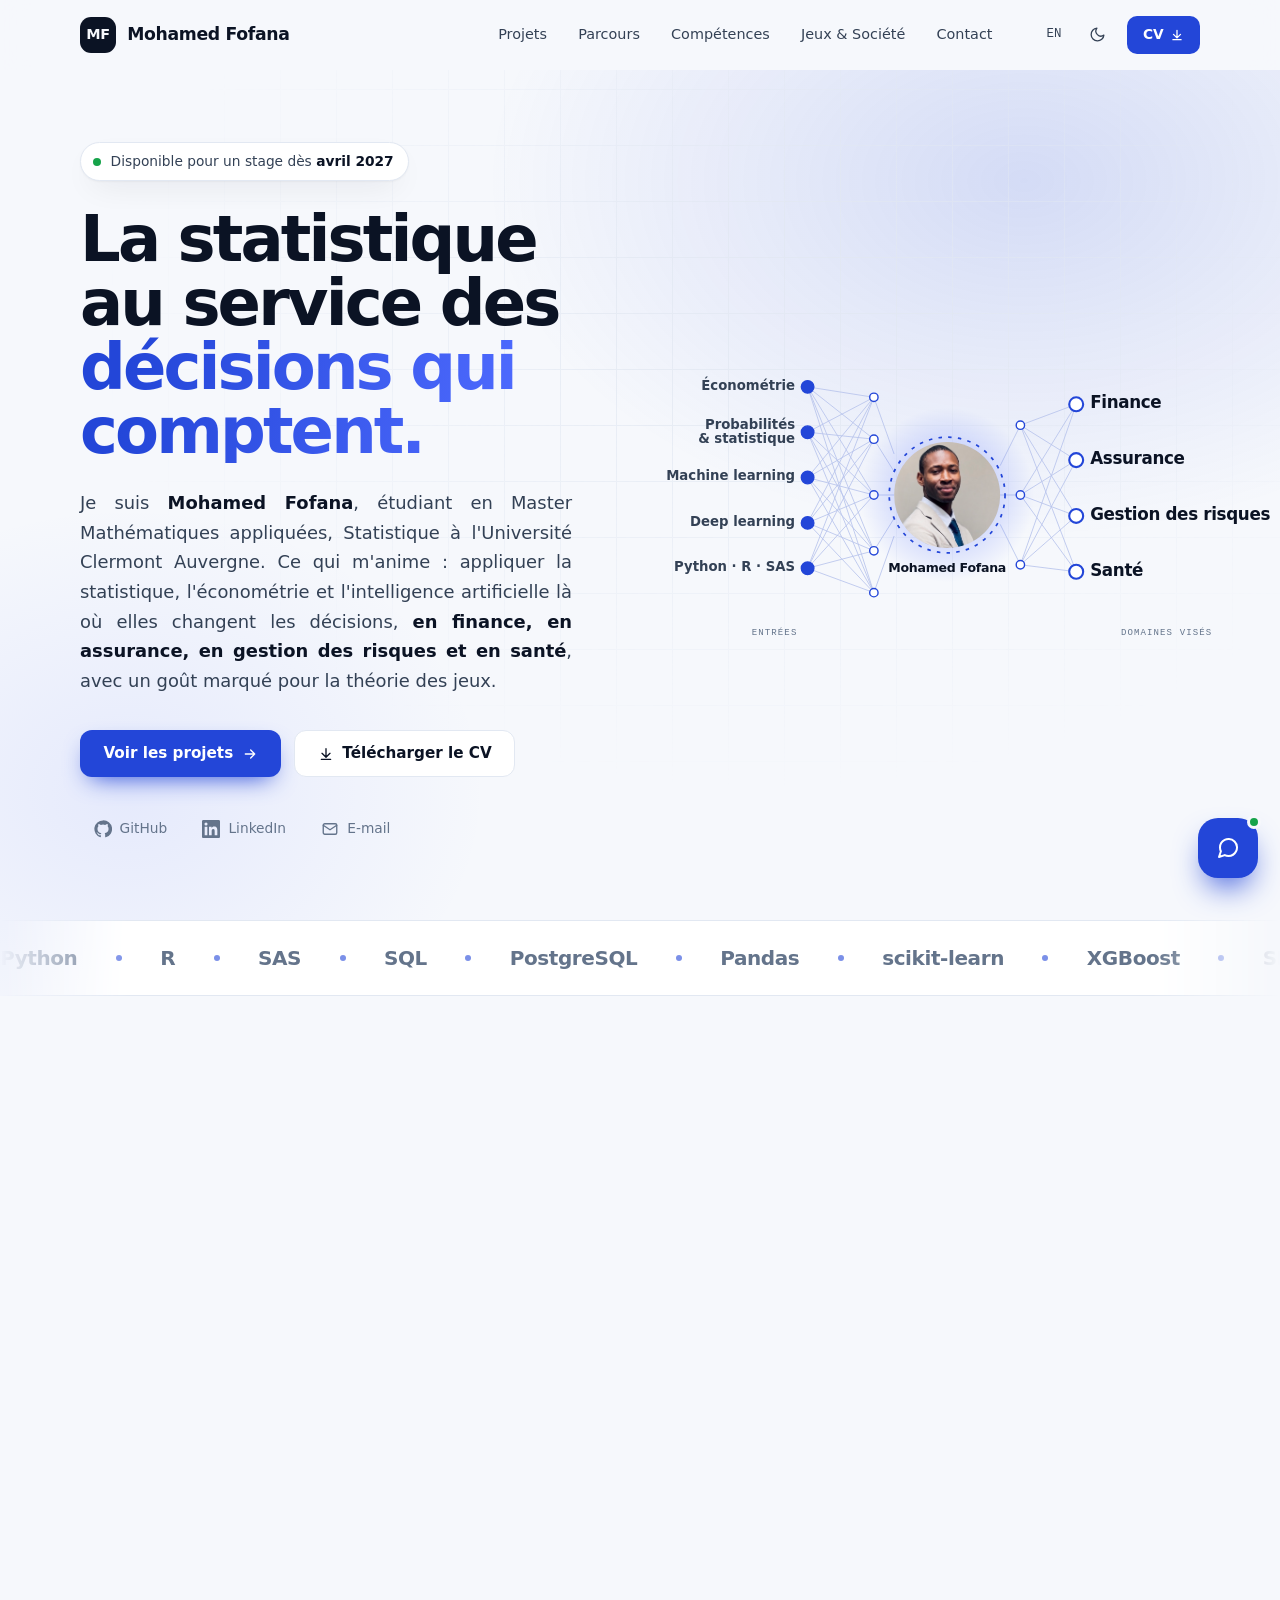
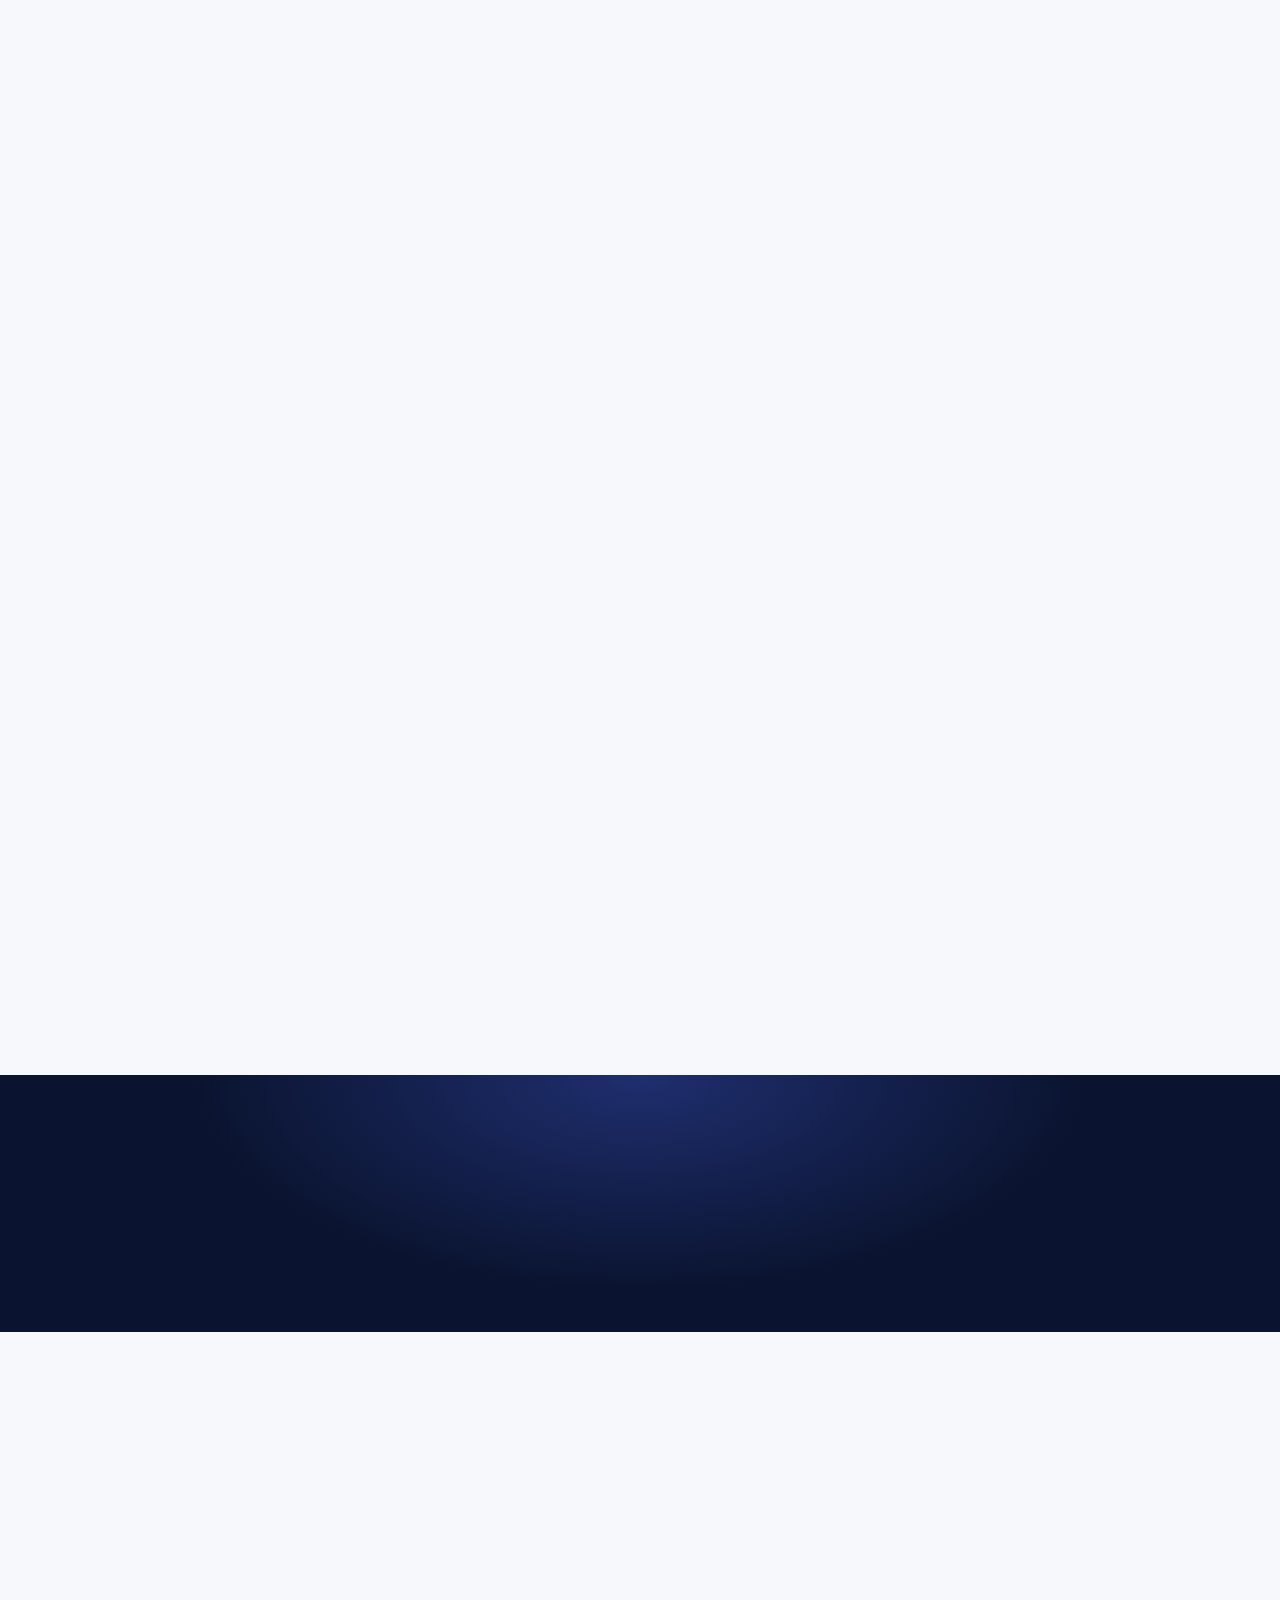
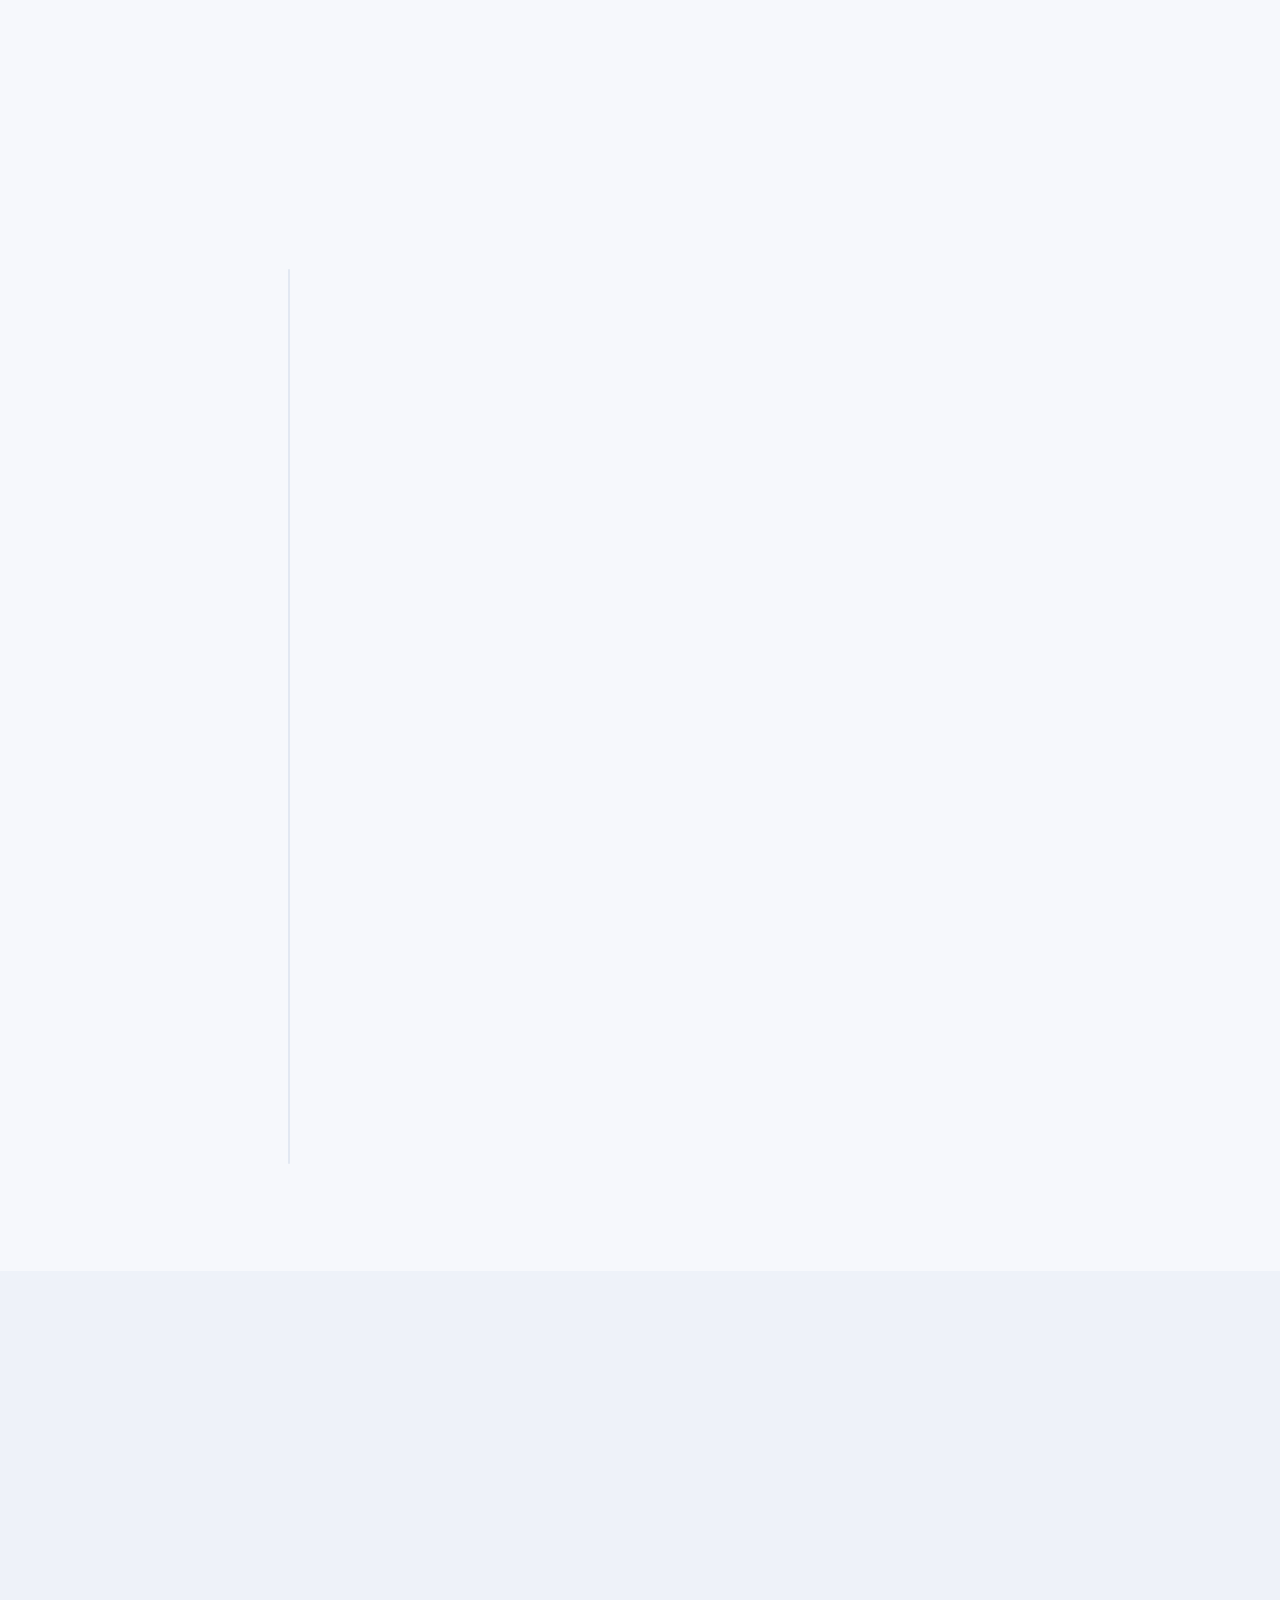
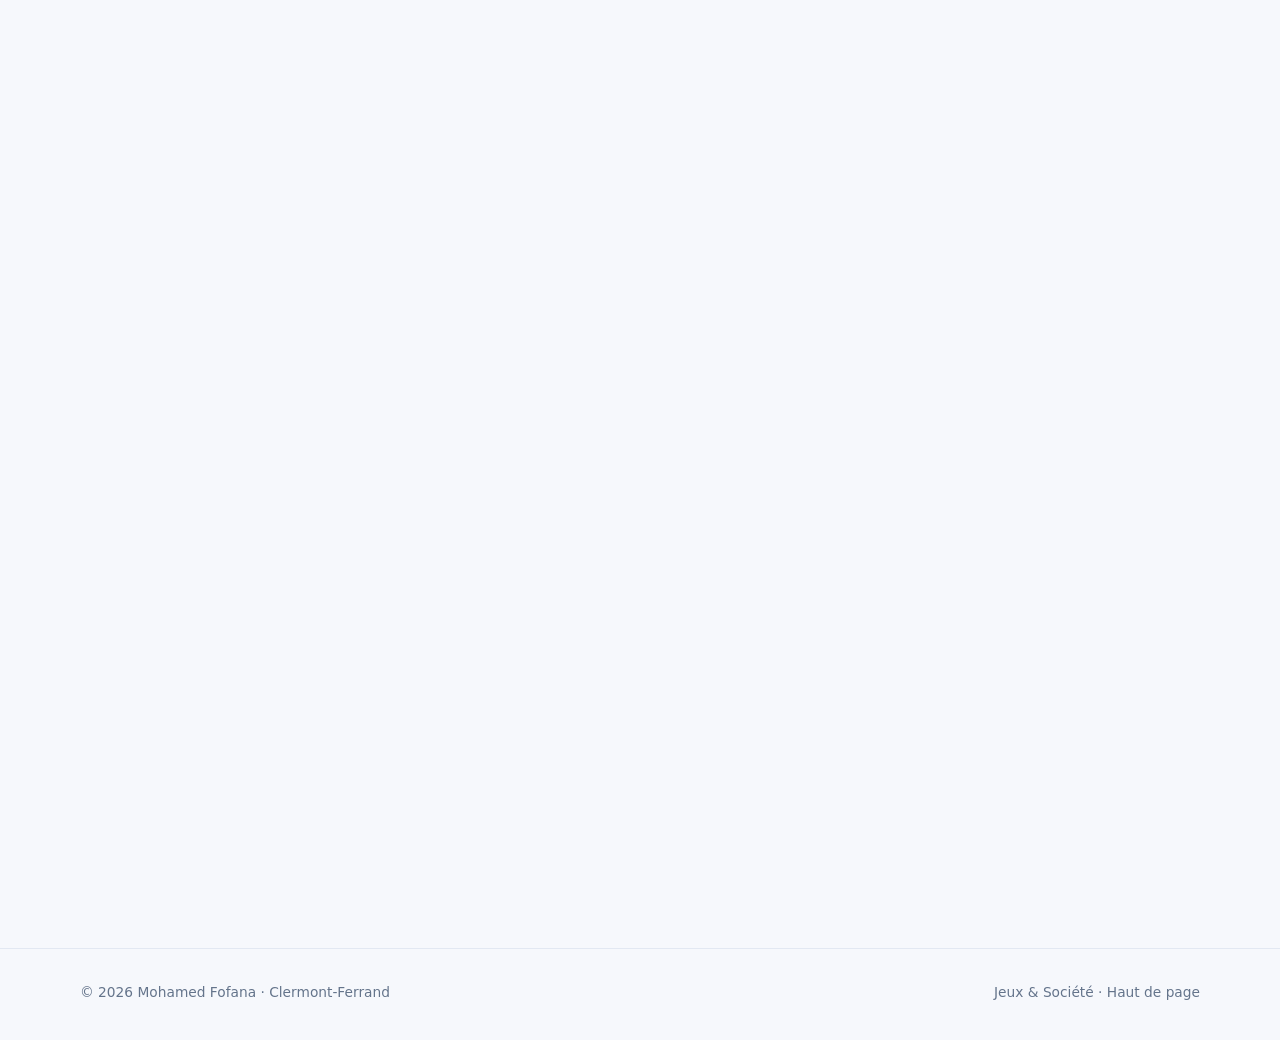
<file: index.html>
<!DOCTYPE html>
<html lang="fr">
<head>
  <meta charset="UTF-8" />
  <meta name="viewport" content="width=device-width, initial-scale=1" />

  <!-- Sécurité : GitHub Pages n'envoie pas d'en-têtes personnalisés, la politique est donc déclarée ici.
       Aucun script ni style en ligne : tout vient de fichiers du site (sauf les polices Google). -->
  <meta http-equiv="Content-Security-Policy" content="default-src 'self'; script-src 'self'; style-src 'self' https://fonts.googleapis.com; font-src https://fonts.gstatic.com; img-src 'self' data:; connect-src 'self' https://adia-backend.vercel.app https://credit-risk-app-c8ye.onrender.com; media-src 'none'; frame-src 'none'; worker-src 'none'; object-src 'none'; base-uri 'self'; form-action 'self'; upgrade-insecure-requests" />
  <meta name="referrer" content="strict-origin-when-cross-origin" />
  <script src="init.js?v=16"></script>
  <meta name="color-scheme" content="light dark" />

  <title>Mohamed FOFANA — Data Scientist</title>
  <meta name="description" content="Mohamed Fofana, étudiant en Master Mathématiques Appliquées, Statistique (Université Clermont Auvergne). Scoring de crédit, pipelines de données, économétrie. Stage en data science dès avril 2027." />
  <link rel="canonical" href="https://mohamed-fof.github.io/" />
  <meta name="google-site-verification" content="RiqdPTYNHGaOt-UGtXPUGm6Gk1Vm9qBX6J9G4Z6utPE" />

  <meta property="og:type" content="website" />
  <meta property="og:url" content="https://mohamed-fof.github.io/" />
  <meta property="og:title" content="Mohamed FOFANA — Data Scientist" />
  <meta property="og:description" content="Statistique et économétrie appliquées à la finance, à l'assurance, à la gestion des risques et à la santé. Master Mathématiques Appliquées, Statistique. Stage en data science dès avril 2027." />
  <meta property="og:image" content="https://mohamed-fof.github.io/og-image.jpg?v=3" />
  <meta property="og:image:secure_url" content="https://mohamed-fof.github.io/og-image.jpg?v=3" />
  <meta property="og:image:type" content="image/jpeg" />
  <meta property="og:image:width" content="1200" />
  <meta property="og:image:height" content="630" />
  <meta property="og:image:alt" content="Mohamed Fofana — Master Mathématiques Appliquées, Statistique — stage en data science dès avril 2027" />
  <meta property="og:locale" content="fr_FR" />
  <meta property="og:site_name" content="Mohamed Fofana" />
  <meta name="twitter:card" content="summary_large_image" />
  <meta name="twitter:title" content="Mohamed FOFANA — Data Scientist" />
  <meta name="twitter:description" content="Statistique et économétrie appliquées à la finance, à l'assurance, à la gestion des risques et à la santé. Master Mathématiques Appliquées, Statistique. Stage en data science dès avril 2027." />
  <meta name="twitter:image" content="https://mohamed-fof.github.io/og-image.jpg?v=3" />
  <link rel="icon" href="favicon.svg" type="image/svg+xml" />
  <link rel="apple-touch-icon" href="apple-touch-icon.png" />

  <link rel="preconnect" href="https://fonts.googleapis.com" />
  <link rel="preconnect" href="https://fonts.gstatic.com" crossorigin />
  <link rel="stylesheet" href="https://fonts.googleapis.com/css2?family=Bricolage+Grotesque:opsz,wght@12..96,400..800&amp;family=Inter:wght@400;500;600&amp;family=JetBrains+Mono:wght@400;500&amp;display=swap" />
  <link rel="stylesheet" href="site.css?v=16" />
</head>
<body>
  <a class="skip" href="#contenu" data-i18n="skip">Aller au contenu</a>
  <div class="progress" aria-hidden="true"><span></span></div>

  <!-- ============ EN-TÊTE (identique sur toutes les pages) ============ -->
  <header class="nav" id="nav">
    <div class="wrap nav-inner">
      <a class="brand" href="index.html#top" aria-label="Mohamed Fofana, accueil">
        <span class="brand-mark" aria-hidden="true">MF</span>
        <span class="brand-name">Mohamed Fofana</span>
      </a>
      <nav class="nav-links" id="nav-links" aria-label="Navigation principale">
        <a href="index.html#projets" data-i18n="nav_projets">Projets</a>
        <a href="index.html#parcours" data-i18n="nav_parcours">Parcours</a>
        <a href="index.html#competences" data-i18n="nav_comp">Compétences</a>
        <a href="jeux.html" data-i18n="nav_jeux">Jeux &amp; Société</a>
        <a href="index.html#contact" data-i18n="nav_contact">Contact</a>
        <a class="nav-cv-mobile" href="cv.pdf" download="Mohamed_Fofana_CV.pdf" data-i18n="nav_cv">Télécharger le CV</a>
      </nav>
      <div class="nav-tools">
        <button class="tool" id="lang-toggle" type="button" aria-label="Changer de langue / Switch language"><span id="lang-label">EN</span></button>
        <button class="tool" id="theme-toggle" type="button" aria-label="Changer le thème">
          <svg id="icon-moon" width="17" height="17" viewBox="0 0 24 24" fill="none" stroke="currentColor" stroke-width="1.8" stroke-linecap="round" stroke-linejoin="round" aria-hidden="true"><path d="M21 12.8A9 9 0 1 1 11.2 3a7 7 0 0 0 9.8 9.8z"/></svg>
          <svg id="icon-sun" width="17" height="17" viewBox="0 0 24 24" fill="none" stroke="currentColor" stroke-width="1.8" stroke-linecap="round" aria-hidden="true"><circle cx="12" cy="12" r="4.2"/><path d="M12 2v2.2M12 19.8V22M4.9 4.9l1.6 1.6M17.5 17.5l1.6 1.6M2 12h2.2M19.8 12H22M4.9 19.1l1.6-1.6M17.5 6.5l1.6-1.6"/></svg>
        </button>
        <a class="nav-cv" href="cv.pdf" download="Mohamed_Fofana_CV.pdf"><span data-i18n="nav_cv_court">CV</span>
          <svg width="14" height="14" viewBox="0 0 24 24" fill="none" stroke="currentColor" stroke-width="2.2" stroke-linecap="round" stroke-linejoin="round" aria-hidden="true"><path d="M12 4v12M6 11l6 6 6-6M5 20h14"/></svg></a>
        <button class="tool menu-btn" id="menu-btn" type="button" aria-expanded="false" aria-controls="nav-links" aria-label="Menu"><span></span><span></span></button>
      </div>
    </div>
  </header>

  <main id="contenu">

    <!-- ============ ACCUEIL ============ -->
    <section class="hero" id="top">
      <div class="hero-bg" aria-hidden="true"></div>
      <div class="wrap hero-grid">
        <div class="hero-text">
          <p class="badge intro"><span class="dot" aria-hidden="true"></span><span data-i18n-html="hero_badge">Disponible pour un stage dès <strong>avril 2027</strong></span></p>
          <h1 class="intro" data-i18n-html="hero_titre">La statistique au service des <span class="accent">décisions qui comptent.</span></h1>
          <p class="hero-lead intro" data-i18n-html="hero_lead">Je suis <strong>Mohamed Fofana</strong>, étudiant en Master Mathématiques appliquées, Statistique à l'Université Clermont Auvergne. Ce qui m'anime : appliquer la statistique, l'économétrie et l'intelligence artificielle là où elles changent les décisions, <strong>en finance, en assurance, en gestion des risques et en santé</strong>, avec un goût marqué pour la théorie des jeux.</p>
          <div class="hero-actions intro">
            <a class="btn btn-solid" href="#projets"><span data-i18n="hero_btn_projets">Voir les projets</span>
              <svg width="16" height="16" viewBox="0 0 24 24" fill="none" stroke="currentColor" stroke-width="2" stroke-linecap="round" stroke-linejoin="round" aria-hidden="true"><path d="M5 12h14M13 6l6 6-6 6"/></svg></a>
            <a class="btn btn-ghost" href="cv.pdf" download="Mohamed_Fofana_CV.pdf"><svg width="16" height="16" viewBox="0 0 24 24" fill="none" stroke="currentColor" stroke-width="2" stroke-linecap="round" stroke-linejoin="round" aria-hidden="true"><path d="M12 4v12M6 11l6 6 6-6M5 20h14"/></svg><span data-i18n="hero_btn_cv">Télécharger le CV</span></a>
          </div>
          <ul class="socials intro">
            <li><a href="https://github.com/Mohamed-Fof" target="_blank" rel="noopener noreferrer" aria-label="GitHub"><svg width="18" height="18" viewBox="0 0 24 24" fill="currentColor" aria-hidden="true"><path d="M12 .5a11.5 11.5 0 0 0-3.64 22.41c.58.1.79-.25.79-.56v-2c-3.2.7-3.88-1.37-3.88-1.37-.52-1.33-1.28-1.69-1.28-1.69-1.04-.71.08-.7.08-.7 1.15.08 1.76 1.19 1.76 1.19 1.03 1.76 2.69 1.25 3.35.96.1-.75.4-1.25.73-1.54-2.55-.29-5.24-1.28-5.24-5.69 0-1.26.45-2.29 1.19-3.09-.12-.29-.52-1.46.11-3.05 0 0 .97-.31 3.17 1.18a11 11 0 0 1 5.77 0c2.2-1.49 3.17-1.18 3.17-1.18.63 1.59.23 2.76.11 3.05.74.8 1.19 1.83 1.19 3.09 0 4.42-2.69 5.39-5.26 5.68.41.36.78 1.06.78 2.14v3.17c0 .31.21.67.8.56A11.5 11.5 0 0 0 12 .5z"/></svg><span>GitHub</span></a></li>
            <li><a href="https://www.linkedin.com/in/mohamed-fofana-05720a28b/" target="_blank" rel="noopener noreferrer" aria-label="LinkedIn"><svg width="18" height="18" viewBox="0 0 24 24" fill="currentColor" aria-hidden="true"><path d="M20.45 20.45h-3.56v-5.57c0-1.33-.02-3.04-1.85-3.04-1.86 0-2.14 1.45-2.14 2.94v5.67H9.35V9h3.41v1.56h.05c.48-.9 1.64-1.85 3.37-1.85 3.6 0 4.27 2.37 4.27 5.46v6.28zM5.34 7.43a2.06 2.06 0 1 1 0-4.13 2.06 2.06 0 0 1 0 4.13zM7.12 20.45H3.56V9h3.56v11.45zM22.22 0H1.77C.79 0 0 .77 0 1.73v20.54C0 23.23.79 24 1.77 24h20.45c.98 0 1.78-.77 1.78-1.73V1.73C24 .77 23.2 0 22.22 0z"/></svg><span>LinkedIn</span></a></li>
            <li><a href="mailto:fofana12ad@gmail.com" aria-label="E-mail"><svg width="18" height="18" viewBox="0 0 24 24" fill="none" stroke="currentColor" stroke-width="1.8" stroke-linecap="round" stroke-linejoin="round" aria-hidden="true"><rect x="3" y="5" width="18" height="14" rx="2"/><path d="m3 7 9 6 9-6"/></svg><span>E-mail</span></a></li>
          </ul>
        </div>

        <div class="hero-visual intro" id="hero-visual">
          <svg class="nn" id="nn" viewBox="-50 0 790 430" role="img" aria-label="Réseau de neurones : économétrie, probabilités et statistique, machine learning, deep learning et Python, R, SAS en entrée ; finance, assurance, gestion des risques et santé en sortie">
            <defs><clipPath id="nn-clip"><circle cx="320" cy="215" r="76"/></clipPath><radialGradient id="nn-halo"><stop offset="0" stop-color="#4f6bff" stop-opacity=".45"/><stop offset="1" stop-color="#4f6bff" stop-opacity="0"/></radialGradient></defs>
            <g class="nn-edges">
            <line pathLength="1" x1="120.0" y1="60.0" x2="215.0" y2="75.0"/>
            <line pathLength="1" x1="120.0" y1="60.0" x2="215.0" y2="135.0"/>
            <line pathLength="1" x1="120.0" y1="60.0" x2="215.0" y2="215.0"/>
            <line pathLength="1" x1="120.0" y1="60.0" x2="215.0" y2="295.0"/>
            <line pathLength="1" x1="120.0" y1="60.0" x2="215.0" y2="355.0"/>
            <line pathLength="1" x1="120.0" y1="125.0" x2="215.0" y2="75.0"/>
            <line pathLength="1" x1="120.0" y1="125.0" x2="215.0" y2="135.0"/>
            <line pathLength="1" x1="120.0" y1="125.0" x2="215.0" y2="215.0"/>
            <line pathLength="1" x1="120.0" y1="125.0" x2="215.0" y2="295.0"/>
            <line pathLength="1" x1="120.0" y1="125.0" x2="215.0" y2="355.0"/>
            <line pathLength="1" x1="120.0" y1="190.0" x2="215.0" y2="75.0"/>
            <line pathLength="1" x1="120.0" y1="190.0" x2="215.0" y2="135.0"/>
            <line pathLength="1" x1="120.0" y1="190.0" x2="215.0" y2="215.0"/>
            <line pathLength="1" x1="120.0" y1="190.0" x2="215.0" y2="295.0"/>
            <line pathLength="1" x1="120.0" y1="190.0" x2="215.0" y2="355.0"/>
            <line pathLength="1" x1="120.0" y1="255.0" x2="215.0" y2="75.0"/>
            <line pathLength="1" x1="120.0" y1="255.0" x2="215.0" y2="135.0"/>
            <line pathLength="1" x1="120.0" y1="255.0" x2="215.0" y2="215.0"/>
            <line pathLength="1" x1="120.0" y1="255.0" x2="215.0" y2="295.0"/>
            <line pathLength="1" x1="120.0" y1="255.0" x2="215.0" y2="355.0"/>
            <line pathLength="1" x1="120.0" y1="320.0" x2="215.0" y2="75.0"/>
            <line pathLength="1" x1="120.0" y1="320.0" x2="215.0" y2="135.0"/>
            <line pathLength="1" x1="120.0" y1="320.0" x2="215.0" y2="215.0"/>
            <line pathLength="1" x1="120.0" y1="320.0" x2="215.0" y2="295.0"/>
            <line pathLength="1" x1="120.0" y1="320.0" x2="215.0" y2="355.0"/>
            <line pathLength="1" x1="215.0" y1="75.0" x2="244.0" y2="156.2"/>
            <line pathLength="1" x1="215.0" y1="135.0" x2="244.0" y2="181.4"/>
            <line pathLength="1" x1="215.0" y1="215.0" x2="244.0" y2="215.0"/>
            <line pathLength="1" x1="215.0" y1="295.0" x2="244.0" y2="248.6"/>
            <line pathLength="1" x1="215.0" y1="355.0" x2="244.0" y2="273.8"/>
            <line pathLength="1" x1="396.0" y1="173.0" x2="425.0" y2="115.0"/>
            <line pathLength="1" x1="396.0" y1="215.0" x2="425.0" y2="215.0"/>
            <line pathLength="1" x1="396.0" y1="257.0" x2="425.0" y2="315.0"/>
            <line pathLength="1" x1="425.0" y1="115.0" x2="505.0" y2="85.0"/>
            <line pathLength="1" x1="425.0" y1="115.0" x2="505.0" y2="165.0"/>
            <line pathLength="1" x1="425.0" y1="115.0" x2="505.0" y2="245.0"/>
            <line pathLength="1" x1="425.0" y1="115.0" x2="505.0" y2="325.0"/>
            <line pathLength="1" x1="425.0" y1="215.0" x2="505.0" y2="85.0"/>
            <line pathLength="1" x1="425.0" y1="215.0" x2="505.0" y2="165.0"/>
            <line pathLength="1" x1="425.0" y1="215.0" x2="505.0" y2="245.0"/>
            <line pathLength="1" x1="425.0" y1="215.0" x2="505.0" y2="325.0"/>
            <line pathLength="1" x1="425.0" y1="315.0" x2="505.0" y2="85.0"/>
            <line pathLength="1" x1="425.0" y1="315.0" x2="505.0" y2="165.0"/>
            <line pathLength="1" x1="425.0" y1="315.0" x2="505.0" y2="245.0"/>
            <line pathLength="1" x1="425.0" y1="315.0" x2="505.0" y2="325.0"/>
          </g>
            <g class="nn-pulses" id="nn-pulses"></g>
            <g class="nn-nodes">
            <circle class="nn-node nn-in" cx="120" cy="60" r="9"/>
            <text class="nn-label nn-label-in" x="102" y="64" text-anchor="end" data-i18n="nn_in3">Économétrie</text>
            <circle class="nn-node nn-in" cx="120" cy="125" r="9"/>
            <text class="nn-label nn-label-in" x="102" y="129" text-anchor="end" data-i18n-html="nn_in1"><tspan x="102" dy="-9">Probabilités</tspan><tspan x="102" dy="20">&amp; statistique</tspan></text>
            <circle class="nn-node nn-in" cx="120" cy="190" r="9"/>
            <text class="nn-label nn-label-in" x="102" y="194" text-anchor="end" data-i18n="nn_in4">Machine learning</text>
            <circle class="nn-node nn-in" cx="120" cy="255" r="9"/>
            <text class="nn-label nn-label-in" x="102" y="259" text-anchor="end" data-i18n="nn_in2">Deep learning</text>
            <circle class="nn-node nn-in" cx="120" cy="320" r="9"/>
            <text class="nn-label nn-label-in" x="102" y="324" text-anchor="end" data-i18n="nn_in5">Python · R · SAS</text>
            <circle class="nn-node nn-hid" cx="215" cy="75" r="6"/>
            <circle class="nn-node nn-hid" cx="215" cy="135" r="6"/>
            <circle class="nn-node nn-hid" cx="215" cy="215" r="6"/>
            <circle class="nn-node nn-hid" cx="215" cy="295" r="6"/>
            <circle class="nn-node nn-hid" cx="215" cy="355" r="6"/>
            <circle class="nn-node nn-hid" cx="425" cy="115" r="6"/>
            <circle class="nn-node nn-hid" cx="425" cy="215" r="6"/>
            <circle class="nn-node nn-hid" cx="425" cy="315" r="6"/>
            <circle class="nn-node nn-out" cx="505" cy="85" r="10"/>
            <text class="nn-label nn-label-out" x="525" y="91" data-i18n="nn_out1">Finance</text>
            <circle class="nn-node nn-out" cx="505" cy="165" r="10"/>
            <text class="nn-label nn-label-out" x="525" y="171" data-i18n="nn_out2">Assurance</text>
            <circle class="nn-node nn-out" cx="505" cy="245" r="10"/>
            <text class="nn-label nn-label-out" x="525" y="251" data-i18n="nn_out3">Gestion des risques</text>
            <circle class="nn-node nn-out" cx="505" cy="325" r="10"/>
            <text class="nn-label nn-label-out" x="525" y="331" data-i18n="nn_out4">Santé</text>
          </g>
            <circle class="nn-halo" cx="320" cy="215" r="125" fill="url(#nn-halo)"/>
            <circle class="nn-ring" cx="320" cy="215" r="83"/>
            <image class="nn-photo" href="portrait.jpg" x="244" y="134" width="152" height="203" preserveAspectRatio="xMidYMin slice" clip-path="url(#nn-clip)"/>
            <text class="nn-cap" x="320" y="326" text-anchor="middle">Mohamed Fofana</text>
            <text class="nn-cap2" x="40" y="415" data-i18n="nn_entrees">entrées</text>
            <text class="nn-cap2" x="700" y="415" text-anchor="end" data-i18n="nn_sorties">domaines visés</text>
          </svg>
        </div>
      </div>

      <!-- Outils, en bandeau défilant -->
      <div class="marquee intro" aria-label="Outils">
        <div class="marquee-track">
          <ul>
            <li>Python</li><li>R</li><li>SAS</li><li>SQL</li><li>PostgreSQL</li><li>Pandas</li><li>scikit-learn</li><li>XGBoost</li><li>SHAP</li><li>Power BI</li><li>Excel</li><li>R Shiny</li><li>Streamlit</li><li>Git</li><li>Docker</li><li>LLM</li>
          </ul>
          <ul aria-hidden="true">
            <li>Python</li><li>R</li><li>SAS</li><li>SQL</li><li>PostgreSQL</li><li>Pandas</li><li>scikit-learn</li><li>XGBoost</li><li>SHAP</li><li>Power BI</li><li>Excel</li><li>R Shiny</li><li>Streamlit</li><li>Git</li><li>Docker</li><li>LLM</li>
          </ul>
        </div>
      </div>
    </section>

    <!-- ============ PROJETS ============ -->
    <section class="section" id="projets">
      <div class="wrap">
        <header class="section-head reveal">
          <p class="kicker" data-i18n="projets_kicker">Projets</p>
          <h2 data-i18n="projets_titre">Des modèles qui tournent en ligne</h2>
          <p data-i18n="projets_intro">Deux projets menés de la donnée brute jusqu'à un outil utilisable par quelqu'un qui n'écrit pas de code.</p>
        </header>

        <div class="feature-grid">
          <!-- Scoring de crédit : courbe ROC interactive -->
          <article class="feature reveal">
            <div class="feature-visual roc-card">
              <div class="viz-bar"><span class="viz-dots" aria-hidden="true"><i></i><i></i><i></i></span><span class="mono" data-i18n="roc_titre">courbe ROC · XGBoost contraint</span></div>
              <svg class="roc" viewBox="0 0 240 240" role="img" aria-label="Courbe ROC du modèle retenu (AUC 0,92), avec un seuil de décision réglable">
                <g class="roc-grid">
                  <line x1="20" y1="20" x2="20" y2="220"/><line x1="20" y1="220" x2="220" y2="220"/>
                  <line x1="20" y1="120" x2="220" y2="120"/><line x1="120" y1="20" x2="120" y2="220"/>
                  <line x1="20" y1="70" x2="220" y2="70"/><line x1="20" y1="170" x2="220" y2="170"/>
                  <line x1="70" y1="20" x2="70" y2="220"/><line x1="170" y1="20" x2="170" y2="220"/>
                </g>
                <line class="roc-diag" x1="20" y1="220" x2="220" y2="20"/>
                <path class="roc-area" d="M20.0 220.0 L20.4 215.6 L21.2 207.1 L22.2 195.9 L23.5 183.1 L25.0 169.3 L26.7 155.0 L28.6 140.6 L30.7 126.6 L32.9 113.1 L35.2 100.4 L37.7 88.7 L40.4 78.1 L43.2 68.5 L46.1 60.1 L49.1 52.7 L52.3 46.4 L55.6 41.0 L59.0 36.5 L62.5 32.8 L66.2 29.8 L69.9 27.4 L73.8 25.5 L77.7 24.0 L81.8 22.9 L86.0 22.0 L90.2 21.4 L94.6 20.9 L99.1 20.6 L103.7 20.4 L108.3 20.2 L113.1 20.1 L117.9 20.1 L122.9 20.0 L220.0 20.0 L220 220 Z"/>
                <path class="roc-line" pathLength="1" d="M20.0 220.0 L20.4 215.6 L21.2 207.1 L22.2 195.9 L23.5 183.1 L25.0 169.3 L26.7 155.0 L28.6 140.6 L30.7 126.6 L32.9 113.1 L35.2 100.4 L37.7 88.7 L40.4 78.1 L43.2 68.5 L46.1 60.1 L49.1 52.7 L52.3 46.4 L55.6 41.0 L59.0 36.5 L62.5 32.8 L66.2 29.8 L69.9 27.4 L73.8 25.5 L77.7 24.0 L81.8 22.9 L86.0 22.0 L90.2 21.4 L94.6 20.9 L99.1 20.6 L103.7 20.4 L108.3 20.2 L113.1 20.1 L117.9 20.1 L122.9 20.0 L220.0 20.0"/>
                <g class="roc-point" id="roc-point"><line class="roc-guide" id="roc-gx" x1="0" y1="0" x2="0" y2="0"/><line class="roc-guide" id="roc-gy" x1="0" y1="0" x2="0" y2="0"/><circle id="roc-dot" cx="0" cy="0" r="5"/></g>
                <text class="roc-auc" x="210" y="205" text-anchor="end">AUC = <tspan class="count" data-val="0.92" data-dec="2">0,92</tspan></text>
              </svg>
              <div class="roc-ctrl">
                <label for="seuil" class="mono" data-i18n="roc_seuil">Seuil de décision</label>
                <input type="range" id="seuil" min="5" max="95" value="50" />
                <div class="roc-read">
                  <div><strong id="roc-tpr">—</strong><span data-i18n="roc_tpr">défauts détectés</span></div>
                  <div><strong id="roc-fpr">—</strong><span data-i18n="roc_fpr">fausses alertes</span></div>
                </div>
              </div>
            </div>
            <div class="feature-body">
              <div class="feature-tags"><span class="pill pill-live"><span class="dot" aria-hidden="true"></span><span data-i18n="live">En ligne</span></span><span class="pill" data-i18n="p1_type">Machine learning</span><span class="pill pill-muted">2025–26</span></div>
              <h3 data-i18n="p1_titre">Scoring de risque de crédit</h3>
              <p data-i18n-html="p1_desc">Six modèles comparés sur <strong>32 409 prêts</strong>. Retenu : un XGBoost <strong>sous contraintes de monotonie</strong>, plus fiable que le modèle libre qui jugeait 23 % des dossiers plus risqués quand le revenu augmente. Grille de score bancaire, explications SHAP, application Shiny déployée avec Docker.</p>
              <p class="stack mono">R · XGBoost · SHAP · Shiny · Docker</p>
              <div class="feature-links">
                <a class="btn btn-solid btn-sm" href="https://credit-risk-app-c8ye.onrender.com" target="_blank" rel="noopener noreferrer"><span data-i18n="p1_app">Ouvrir l'application</span><svg width="14" height="14" viewBox="0 0 24 24" fill="none" stroke="currentColor" stroke-width="2.2" stroke-linecap="round" stroke-linejoin="round" aria-hidden="true"><path d="M7 17 17 7M8 7h9v9"/></svg></a>
                <a class="link" href="https://github.com/Mohamed-Fof/Credit-Risk" target="_blank" rel="noopener noreferrer" data-i18n="code">Code source</a>
                <a class="link" href="https://github.com/Mohamed-Fof/Credit-Risk/blob/main/docs/guide_projet.pdf" target="_blank" rel="noopener noreferrer" data-i18n="p1_guide">Guide du projet</a>
              </div>
            </div>
          </article>

          <!-- Olist : mini tableau de bord -->
          <article class="feature reveal">
            <div class="feature-visual dash-card">
              <div class="viz-bar"><span class="viz-dots" aria-hidden="true"><i></i><i></i><i></i></span><span class="mono" data-i18n="dash_titre">olist · tableau de bord</span></div>
              <div class="kpis">
                <div class="kpi"><span data-i18n="kpi_ca">Chiffre d'affaires</span><strong><span class="count" data-val="13.49" data-dec="2">13,49</span>&#8239;M&#8239;R$</strong></div>
                <div class="kpi"><span data-i18n="kpi_cmd">Commandes valides</span><strong><span class="count" data-val="98199" data-dec="0">98 199</span></strong></div>
                <div class="kpi"><span data-i18n="kpi_panier">Panier moyen</span><strong>≈&#8239;<span class="count" data-val="137" data-dec="0">137</span>&#8239;R$</strong></div>
                <div class="kpi"><span data-i18n="kpi_sp">Part de São Paulo</span><strong><span class="count" data-val="38" data-dec="0">38</span>&#8239;%</strong></div>
              </div>
              <div class="dash-chart">
                <p class="mono dash-q" data-i18n="dash_q">Avis négatifs selon le délai de livraison</p>
                <div class="hbar"><span data-i18n="bars_a">À l'heure</span><div class="hbar-track"><i class="hbar-fill hbar-a"></i></div><strong>9&#8239;%</strong></div>
                <div class="hbar"><span data-i18n="bars_b">&gt; 4 jours de retard</span><div class="hbar-track"><i class="hbar-fill hbar-b"></i></div><strong>60&#8239;%+</strong></div>
              </div>
            </div>
            <div class="feature-body">
              <div class="feature-tags"><span class="pill pill-live"><span class="dot" aria-hidden="true"></span><span data-i18n="live">En ligne</span></span><span class="pill" data-i18n="p2_type">Data engineering · BI</span><span class="pill pill-muted" data-i18n="p2_duree">2026 · 4 mois</span></div>
              <h3>Olist Analytics</h3>
              <p data-i18n-html="p2_desc">Pipeline ELT de 9 fichiers CSV vers un <strong>entrepôt PostgreSQL en étoile</strong>, indicateurs en SQL avancé (fenêtres, RFM, cohortes) et <strong>14 contrôles qualité</strong> en intégration continue. Restitution dans un dashboard Streamlit déployé et un rapport Power BI.</p>
              <p class="stack mono">PostgreSQL · SQL · Python · Streamlit · Power BI · pytest</p>
              <div class="feature-links">
                <a class="btn btn-solid btn-sm" href="https://mohamed-fofana-olist-analytics.streamlit.app/" target="_blank" rel="noopener noreferrer"><span data-i18n="p2_app">Ouvrir le dashboard</span><svg width="14" height="14" viewBox="0 0 24 24" fill="none" stroke="currentColor" stroke-width="2.2" stroke-linecap="round" stroke-linejoin="round" aria-hidden="true"><path d="M7 17 17 7M8 7h9v9"/></svg></a>
                <a class="link" href="https://github.com/Mohamed-Fof/olist-analytics" target="_blank" rel="noopener noreferrer" data-i18n="code">Code source</a>
              </div>
            </div>
          </article>
        </div>

        <!-- Autres projets -->
        <div class="mini-grid">
          <a class="mini reveal" href="https://github.com/Mohamed-Fof/Regression-Lineaire-price-housing-" target="_blank" rel="noopener noreferrer">
            <span class="mini-icon" aria-hidden="true"><svg width="22" height="22" viewBox="0 0 24 24" fill="none" stroke="currentColor" stroke-width="1.8" stroke-linecap="round" stroke-linejoin="round"><path d="M3 21h18"/><path d="M5 21V10l7-5 7 5v11"/><path d="M10 21v-6h4v6"/></svg></span>
            <h4 data-i18n="o1_titre">Prix des logements</h4>
            <p data-i18n="o1_desc">546 ventes, 3 modèles MCO validés (R² = 0,68), puis prédiction par machine learning.</p>
            <span class="mini-foot"><span class="mono">Python · Gretl</span><span class="arrow" aria-hidden="true">↗</span></span>
          </a>
          <button class="mini reveal" type="button" data-ouvre-chat>
            <span class="mini-icon" aria-hidden="true"><svg width="22" height="22" viewBox="0 0 24 24" fill="none" stroke="currentColor" stroke-width="1.8" stroke-linecap="round" stroke-linejoin="round"><path d="M21 12a8 8 0 0 1-11.6 7.1L4 20l1-4.6A8 8 0 1 1 21 12z"/><path d="M8.5 11.5h.01M12 11.5h.01M15.5 11.5h.01"/></svg></span>
            <h4 data-i18n="o2_titre">Momo, agent conversationnel</h4>
            <p data-i18n="o2_desc">Agent fondé sur un LLM qui qualifie les demandes et transmet le dossier par e-mail. Essayez-le.</p>
            <span class="mini-foot"><span class="mono">LLM · API Anthropic</span><span class="arrow" aria-hidden="true">→</span></span>
          </button>
          <a class="mini reveal" href="jeux.html">
            <span class="mini-icon" aria-hidden="true"><svg width="22" height="22" viewBox="0 0 24 24" fill="none" stroke="currentColor" stroke-width="1.8" stroke-linecap="round" stroke-linejoin="round"><rect x="3" y="3" width="7" height="7" rx="1.5"/><rect x="14" y="3" width="7" height="7" rx="1.5"/><rect x="3" y="14" width="7" height="7" rx="1.5"/><path d="M17.5 14v7M14 17.5h7"/></svg></span>
            <h4 data-i18n="o3_titre">Jeux &amp; Société</h4>
            <p data-i18n="o3_desc">Laboratoire interactif : dilemme du prisonnier, tournoi de stratégies, dynamique évolutive.</p>
            <span class="mini-foot"><span class="mono">JavaScript</span><span class="arrow" aria-hidden="true">→</span></span>
          </a>
          <a class="mini reveal" href="https://github.com/Mohamed-Fof/Projet-IA" target="_blank" rel="noopener noreferrer">
            <span class="mini-icon" aria-hidden="true"><svg width="22" height="22" viewBox="0 0 24 24" fill="none" stroke="currentColor" stroke-width="1.8" stroke-linecap="round" stroke-linejoin="round"><circle cx="6" cy="6" r="2.5"/><circle cx="18" cy="6" r="2.5"/><circle cx="12" cy="18" r="2.5"/><path d="M8 7.5l2.6 8.4M16 7.5l-2.6 8.4M8.5 6h7"/></svg></span>
            <h4 data-i18n="o4_titre">Agent stratégique « Flaunt »</h4>
            <p data-i18n="o4_desc">Agent adaptatif en programmation logique qui analyse le jeu adverse, pour un tournoi entre promotions.</p>
            <span class="mini-foot"><span class="mono">SWI-Prolog</span><span class="arrow" aria-hidden="true">↗</span></span>
          </a>
        </div>
      </div>
    </section>

    <!-- ============ CHIFFRES ============ -->
    <section class="numbers" aria-label="Chiffres clés">
      <div class="wrap numbers-grid reveal">
        <div><strong><span class="count" data-val="2" data-dec="0">2</span></strong><span data-i18n="n1">projets déployés en ligne</span></div>
        <div><strong><span class="count" data-val="1" data-dec="0">1</span></strong><span data-i18n="n2">article scientifique publié</span></div>
        <div><strong><span class="count" data-val="2" data-dec="0">2</span></strong><span data-i18n="n3">stages en laboratoire de recherche</span></div>
        <div><strong>Top&#8239;<span class="count" data-val="200" data-dec="0">200</span></strong><span data-i18n="n4">étudiants de Côte d'Ivoire, major de promotion</span></div>
      </div>
    </section>

    <!-- ============ PARCOURS ============ -->
    <section class="section" id="parcours">
      <div class="wrap">
        <header class="section-head reveal">
          <p class="kicker" data-i18n="parcours_kicker">Parcours</p>
          <h2 data-i18n="parcours_titre">Des mathématiques au terrain</h2>
          <p data-i18n="parcours_intro">Formé aux mathématiques appliquées et à l'économie, je m'intéresse à l'IA qui aide à décider : des modèles explicables, des données fiables, des résultats lisibles.</p>
        </header>

        <div class="tabs reveal" role="tablist" aria-label="Parcours">
          <button class="tab active" type="button" role="tab" aria-selected="true" aria-controls="tl-exp" id="tab-exp" data-i18n="tab_exp">Expérience</button>
          <button class="tab" type="button" role="tab" aria-selected="false" aria-controls="tl-form" id="tab-form" data-i18n="tab_form">Formation</button>
          <span class="tab-ink" aria-hidden="true"></span>
        </div>

        <div class="tl" id="tl-exp" role="tabpanel" aria-labelledby="tab-exp">
          <span class="tl-line" aria-hidden="true"><i></i></span>
          <article class="tl-item reveal">
            <span class="tl-date mono" data-i18n="e1_date">sept. 2025 – janv. 2026</span>
            <div class="tl-card">
              <span class="pill" data-i18n="tag_stage">Stage</span>
              <h4 data-i18n="e1_titre">Data scientist, économétrie de la santé</h4>
              <p class="tl-org" data-i18n="e1_org">Laboratoire AGEIS · Université Grenoble Alpes</p>
              <p data-i18n-html="e1_desc">Inégalités de genre dans l'espérance de vie : base de données internationale, économétrie et machine learning. <strong>Co-auteur d'un article publié</strong> dans <em>Discover Public Health</em>.</p>
              <a class="link" href="https://github.com/Mohamed-Fof/AGEIS_Stage_S5" target="_blank" rel="noopener noreferrer" data-i18n="code">Code source</a>
            </div>
          </article>
          <article class="tl-item reveal">
            <span class="tl-date mono" data-i18n="e2_date">sept. 2025 – mai 2026</span>
            <div class="tl-card">
              <span class="pill" data-i18n="tag_ens">Enseignement</span>
              <h4 data-i18n="e2_titre">Tuteur en mathématiques et statistique</h4>
              <p class="tl-org" data-i18n="e2_org">UFR SHS · Université Grenoble Alpes</p>
              <p data-i18n="e2_desc">Tutorat de L1 et L2 MIASHS : analyse, algèbre, probabilités, statistique avec R.</p>
              <a class="link" href="https://github.com/Mohamed-Fof/Statistique-avec-R" target="_blank" rel="noopener noreferrer" data-i18n="e2_lien">Supports en R</a>
            </div>
          </article>
          <article class="tl-item reveal">
            <span class="tl-date mono" data-i18n="e3_date">mai – juil. 2025</span>
            <div class="tl-card">
              <span class="pill" data-i18n="tag_stage">Stage</span>
              <h4 data-i18n="e3_titre">Recherche en économie de l'énergie</h4>
              <p class="tl-org" data-i18n="e3_org">Laboratoire GAEL · projet européen RES4City</p>
              <p data-i18n="e3_desc">Rentabilité des énergies renouvelables dans les réseaux de chaleur, sous incertitude : Monte Carlo et théorie du portefeuille.</p>
              <a class="link" href="https://github.com/Mohamed-Fof/GAEL-Stage-Excellence" target="_blank" rel="noopener noreferrer" data-i18n="code">Code source</a>
            </div>
          </article>
          <article class="tl-item reveal">
            <span class="tl-date mono" data-i18n="e4_date">depuis 2025</span>
            <div class="tl-card">
              <span class="pill" data-i18n="tag_entr">Entrepreneuriat</span>
              <h4 data-i18n="e4_titre">Fondateur, MF Consulting</h4>
              <p class="tl-org" data-i18n="e4_org">Accompagnement d'étudiants internationaux</p>
              <p data-i18n="e4_desc">Création de l'agence et mise en production de Momo, l'agent conversationnel du premier contact.</p>
            </div>
          </article>
        </div>

        <div class="tl" id="tl-form" role="tabpanel" aria-labelledby="tab-form" hidden>
          <span class="tl-line" aria-hidden="true"><i></i></span>
          <article class="tl-item">
            <span class="tl-date mono">2026 – 2028</span>
            <div class="tl-card">
              <span class="pill" data-i18n="tag_master">Master</span>
              <h4 data-i18n="f1_titre">Mathématiques appliquées, Statistique</h4>
              <p class="tl-org" data-i18n="f1_org">Université Clermont Auvergne · parcours STD</p>
              <p data-i18n="f1_desc">Séries temporelles, analyse de survie, statistique bayésienne, data mining, deep learning, entrepôts de données, SAS.</p>
            </div>
          </article>
          <article class="tl-item">
            <span class="tl-date mono">2024 – 2026</span>
            <div class="tl-card">
              <span class="pill" data-i18n="tag_licence">Licence</span>
              <h4 data-i18n="f2_titre">MIASHS, parcours Sciences économiques</h4>
              <p class="tl-org" data-i18n="f2_org">Université Grenoble Alpes</p>
              <p data-i18n="f2_desc">Machine learning, économétrie, théorie des jeux. Admis en master Éco-Stat (ISFA) et ISADS (Paris-Saclay).</p>
            </div>
          </article>
          <article class="tl-item tl-award">
            <span class="tl-date mono" data-i18n="dist_date">déc. 2023</span>
            <div class="tl-card">
              <span class="pill pill-gold" data-i18n="tag_dist">Distinction</span>
              <h4 data-i18n="dist_nom">Lauréat du Programme d'Excellence, 200 meilleurs étudiants de Côte d'Ivoire</h4>
              <p data-i18n="dist_desc">Décerné par le ministère de l'Enseignement supérieur et de la Recherche scientifique, en tant que major de promotion de licence (UFR SFA, Université Nangui Abrogoua).</p>
            </div>
          </article>
          <article class="tl-item">
            <span class="tl-date mono">2022 – 2024</span>
            <div class="tl-card">
              <span class="pill" data-i18n="tag_licence">Licence</span>
              <h4 data-i18n="f3_titre">Mathématiques-Informatique</h4>
              <p class="tl-org" data-i18n="f3_org">Université Nangui Abrogoua · Abidjan</p>
              <p data-i18n="f3_desc">Major de promotion.</p>
            </div>
          </article>
        </div>
      </div>
    </section>

    <!-- ============ COMPÉTENCES ============ -->
    <section class="section section-alt" id="competences">
      <div class="wrap">
        <header class="section-head reveal">
          <p class="kicker" data-i18n="comp_kicker">Compétences</p>
          <h2 data-i18n="comp_titre">La boîte à outils</h2>
        </header>

        <div class="bento">
          <div class="tile tile-wide tile-accent reveal">
            <h3 data-i18n="s_eco">Économétrie</h3>
            <p class="tile-lead" data-i18n="s_eco_lead">Le cœur de mon projet : mesurer des effets, tester des hypothèses économiques et prévoir.</p>
            <ul class="chips"><li data-i18n="s_e1">MCO</li><li data-i18n="s_e2">Hétéroscédasticité, autocorrélation</li><li data-i18n="s_e3">Logit, GLM</li><li data-i18n="s_e4">Données de panel</li><li data-i18n="s_e5">Séries temporelles</li><li data-i18n="s_e6">Modèles de durée</li><li data-i18n="s_e7">Économétrie de la santé</li></ul>
          </div>
          <div class="tile reveal">
            <h3 data-i18n="s_proba">Probabilités</h3>
            <ul class="chips"><li data-i18n="s_p1">Lois usuelles</li><li data-i18n="s_p2">Convergences (LGN, TCL)</li><li data-i18n="s_p3">Espérance conditionnelle</li><li data-i18n="s_p4">Chaînes de Markov</li><li data-i18n="s_p5">Processus stochastiques</li><li>Monte Carlo</li></ul>
          </div>
          <div class="tile reveal">
            <h3 data-i18n="s_stat">Statistique</h3>
            <ul class="chips"><li data-i18n="s_st1">Estimation (MV, moments)</li><li data-i18n="s_st2">Tests d'hypothèses</li><li data-i18n="s_st3">Paramétrique</li><li data-i18n="s_st4">Non paramétrique</li><li data-i18n="s_st5">Rééchantillonnage (bootstrap)</li><li data-i18n="s_st6">Bayésien</li><li data-i18n="s_st7">Analyse de survie</li></ul>
          </div>
          <div class="tile tile-wide reveal">
            <h3 data-i18n="s_ml">Machine learning &amp; IA</h3>
            <div class="tile-cols">
              <div>
                <p class="tile-label mono" data-i18n="s_sup">Supervisé</p>
                <ul class="chips"><li data-i18n="s_m1">Régression linéaire</li><li data-i18n="s_m2">Régression pénalisée (Ridge, Lasso)</li><li data-i18n="s_m3">Régression logistique</li><li>KNN</li><li data-i18n="s_m4">Bayésien naïf</li><li data-i18n="s_m5">Arbres</li><li>XGBoost</li></ul>
              </div>
              <div>
                <p class="tile-label mono" data-i18n="s_nonsup">Non supervisé</p>
                <ul class="chips"><li data-i18n="s_m6">ACP</li><li data-i18n="s_m7">AFC / ACM</li><li>k-means</li><li data-i18n="s_m8">CAH</li></ul>
                <p class="tile-label mono" data-i18n="s_eval">Évaluation et IA</p>
                <ul class="chips"><li data-i18n="s_m9">Validation croisée</li><li>ROC · AUC</li><li>SHAP</li><li data-i18n="s_m10">LLM et agents</li><li data-i18n="s_m11">Deep learning</li><li data-i18n="s_m12">Apprentissage par renforcement (en cours)</li></ul>
              </div>
            </div>
          </div>
          <div class="tile tile-wide reveal">
            <h3 data-i18n="s_lang">Langages</h3>
            <ul class="chips chips-lg"><li class="hot">Python</li><li class="hot">R</li><li class="hot">SAS</li><li class="hot">SQL</li><li>Java / C</li><li>HTML / CSS</li><li>VBA</li><li>MATLAB</li></ul>
            <div class="tile-sub">
              <p><span class="mono">Python</span> Pandas, NumPy, scikit-learn, Matplotlib, Plotly, SQLAlchemy, Streamlit</p>
              <p><span class="mono">R</span> tidyverse, ggplot2, caret, glmnet, XGBoost, FactoMineR, Shiny</p>
            </div>
          </div>
          <div class="tile reveal">
            <h3 data-i18n="s_data">Données &amp; BI</h3>
            <ul class="chips"><li>PostgreSQL</li><li data-i18n="s_c15">Modèle en étoile</li><li>ELT</li><li data-i18n="s_c16">Contrôles qualité</li><li>Power BI · DAX</li><li>Excel</li></ul>
          </div>
          <div class="tile reveal">
            <h3 data-i18n="s_outils">Outils</h3>
            <ul class="chips"><li>Git</li><li>GitHub Actions</li><li>Docker</li><li>pytest</li><li>Linux</li><li>LaTeX</li></ul>
          </div>
          <div class="tile tile-wide reveal">
            <h3 data-i18n="s_langues">Langues</h3>
            <ul class="langs">
              <li><span data-i18n="l_fr">Français</span><i class="lvl lvl-5" aria-hidden="true"></i><span class="mono" data-i18n="l_fr_n">natif</span></li>
              <li><span data-i18n="l_en">Anglais</span><i class="lvl lvl-3" aria-hidden="true"></i><span class="mono">B1</span></li>
              <li><span data-i18n="l_de">Allemand</span><i class="lvl lvl-1" aria-hidden="true"></i><span class="mono" data-i18n="l_de_n">notions</span></li>
            </ul>
          </div>
        </div>
      </div>
    </section>

    <!-- ============ MF CONSULTING ============ -->
    <section class="section section-tight">
      <div class="wrap">
        <div class="mf reveal">
          <div class="mf-text">
            <p class="kicker kicker-light" data-i18n="mf_kicker">En parallèle</p>
            <h2>MF Consulting</h2>
            <p data-i18n="mf_desc">J'ai fondé une agence qui accompagne les étudiants internationaux vers les études en France : admission, CV et lettre, entretien Campus France, visa. Le premier contact est assuré par Momo, l'agent conversationnel que j'ai conçu.</p>
            <button class="btn btn-white" type="button" data-ouvre-chat><span data-i18n="mf_btn">Discuter avec Momo</span><svg width="16" height="16" viewBox="0 0 24 24" fill="none" stroke="currentColor" stroke-width="2" stroke-linecap="round" stroke-linejoin="round" aria-hidden="true"><path d="M5 12h14M13 6l6 6-6 6"/></svg></button>
          </div>
          <div class="mf-chat" aria-hidden="true">
            <p class="bubble bubble-bot" data-i18n="mf_b1">Bonjour ! Je suis Momo. Quel est votre projet d'études en France ?</p>
            <p class="bubble bubble-user" data-i18n="mf_b2">Un master en data science.</p>
            <p class="bubble bubble-bot" data-i18n="mf_b3">Très bien. Quelle est votre formation actuelle ?</p>
            <p class="bubble bubble-typing"><i></i><i></i><i></i></p>
          </div>
        </div>
      </div>
    </section>

    <!-- ============ CONTACT ============ -->
    <section class="section contact" id="contact">
      <div class="wrap">
        <div class="contact-card reveal">
          <p class="kicker" data-i18n="contact_kicker">Contact</p>
          <h2 data-i18n-html="contact_titre">Un stage en data science dès <span class="accent">avril 2027</span> ?</h2>
          <p data-i18n="contact_lead">Je réponds sous 24 heures. Le plus simple : un e-mail.</p>
          <div class="contact-actions">
            <a class="btn btn-solid" href="mailto:fofana12ad@gmail.com"><svg width="16" height="16" viewBox="0 0 24 24" fill="none" stroke="currentColor" stroke-width="2" stroke-linecap="round" stroke-linejoin="round" aria-hidden="true"><rect x="3" y="5" width="18" height="14" rx="2"/><path d="m3 7 9 6 9-6"/></svg><span>fofana12ad@gmail.com</span></a>
            <button class="btn btn-ghost" type="button" id="copier-email" data-email="fofana12ad@gmail.com"><svg width="16" height="16" viewBox="0 0 24 24" fill="none" stroke="currentColor" stroke-width="2" stroke-linecap="round" stroke-linejoin="round" aria-hidden="true"><rect x="9" y="9" width="12" height="12" rx="2"/><path d="M5 15V5a2 2 0 0 1 2-2h10"/></svg><span id="copier-label" data-i18n="copier">Copier l'adresse</span></button>
          </div>
          <ul class="contact-links">
            <li><a href="https://www.linkedin.com/in/mohamed-fofana-05720a28b/" target="_blank" rel="noopener noreferrer">LinkedIn ↗</a></li>
            <li><a href="https://github.com/Mohamed-Fof" target="_blank" rel="noopener noreferrer">GitHub ↗</a></li>
            <li><a href="cv.pdf" download="Mohamed_Fofana_CV.pdf" data-i18n="c_cv">CV en PDF ↓</a></li>
          </ul>
        </div>
      </div>
    </section>
  </main>

  <footer class="footer">
    <div class="wrap footer-inner">
      <p data-i18n="footer_main">© 2026 Mohamed Fofana · Clermont-Ferrand</p>
      <p><a href="jeux.html" data-i18n="nav_jeux">Jeux &amp; Société</a><span aria-hidden="true"> · </span><a href="#top" data-i18n="footer_haut">Haut de page</a></p>
    </div>
  </footer>

  <script src="chat.js?v=16"></script>
  <script src="app.js?v=16"></script>
  <script src="site.js?v=16"></script>
</body>
</html>
</file>
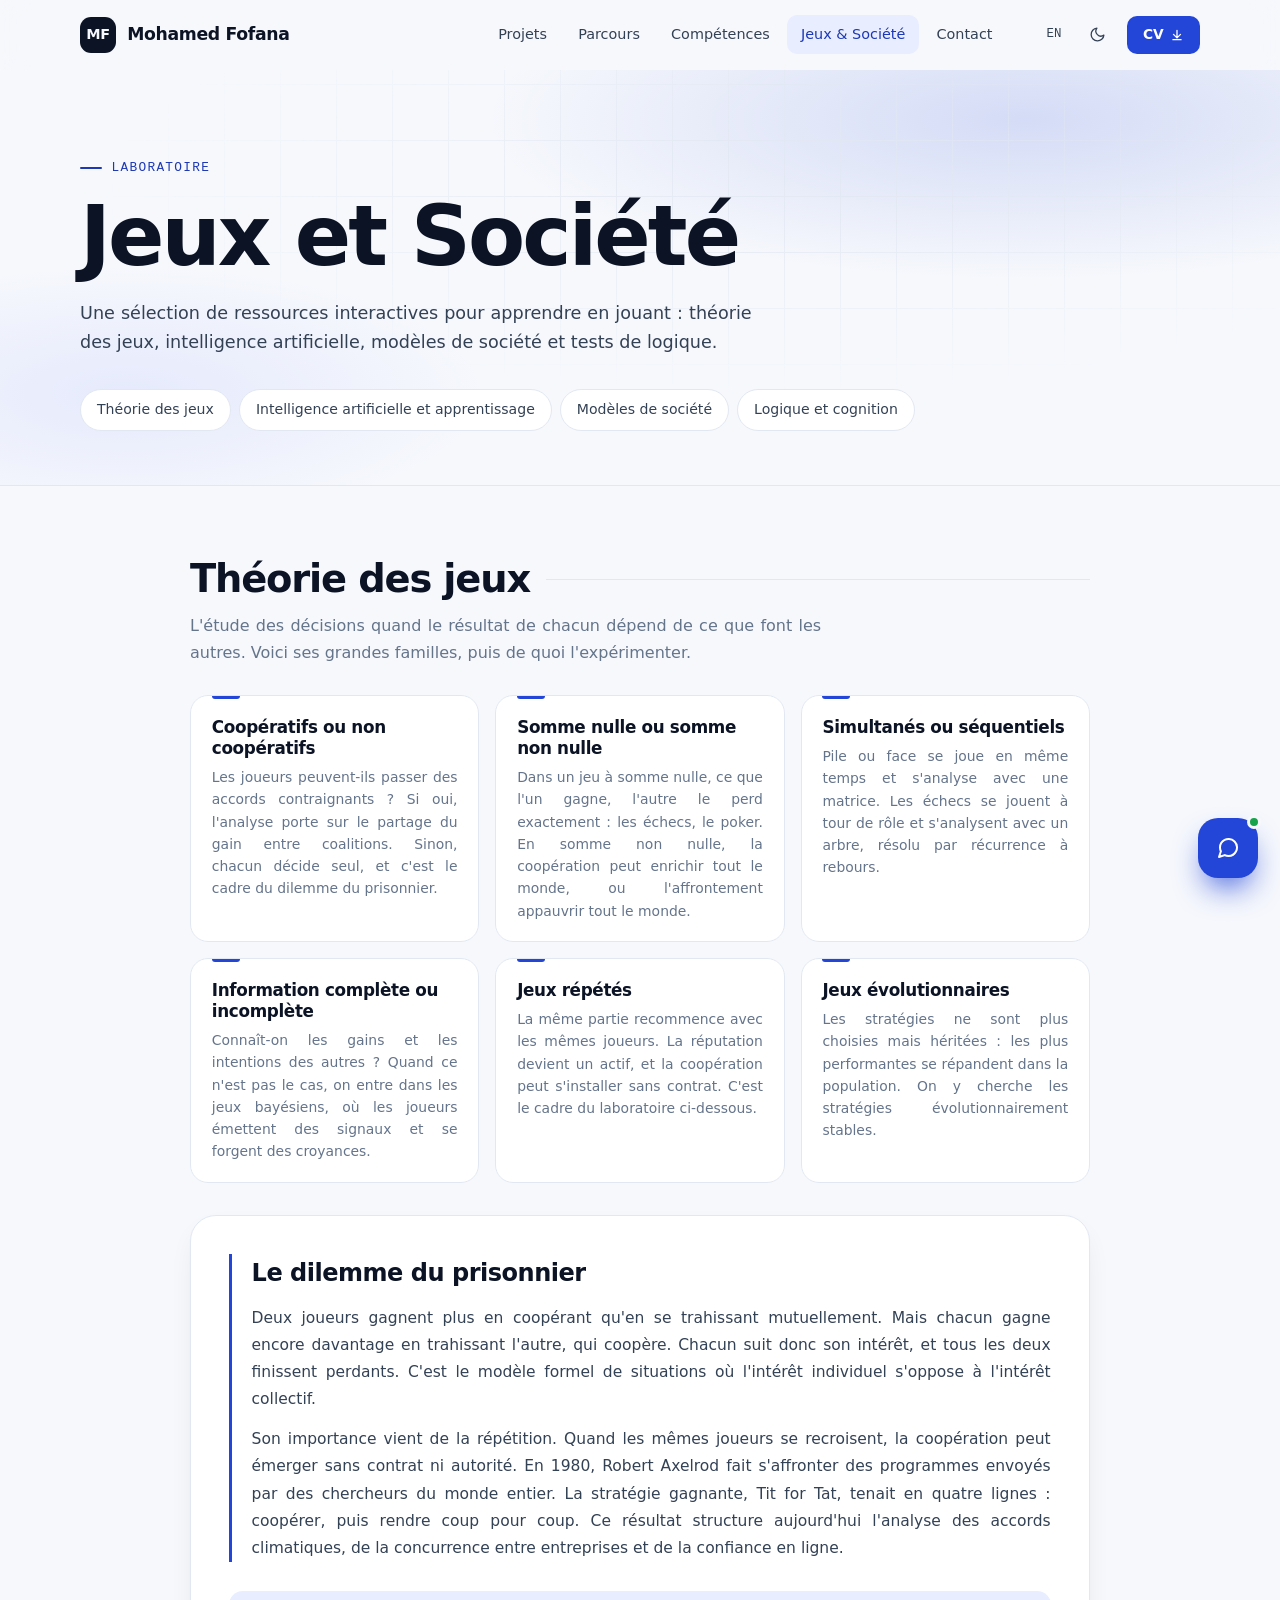
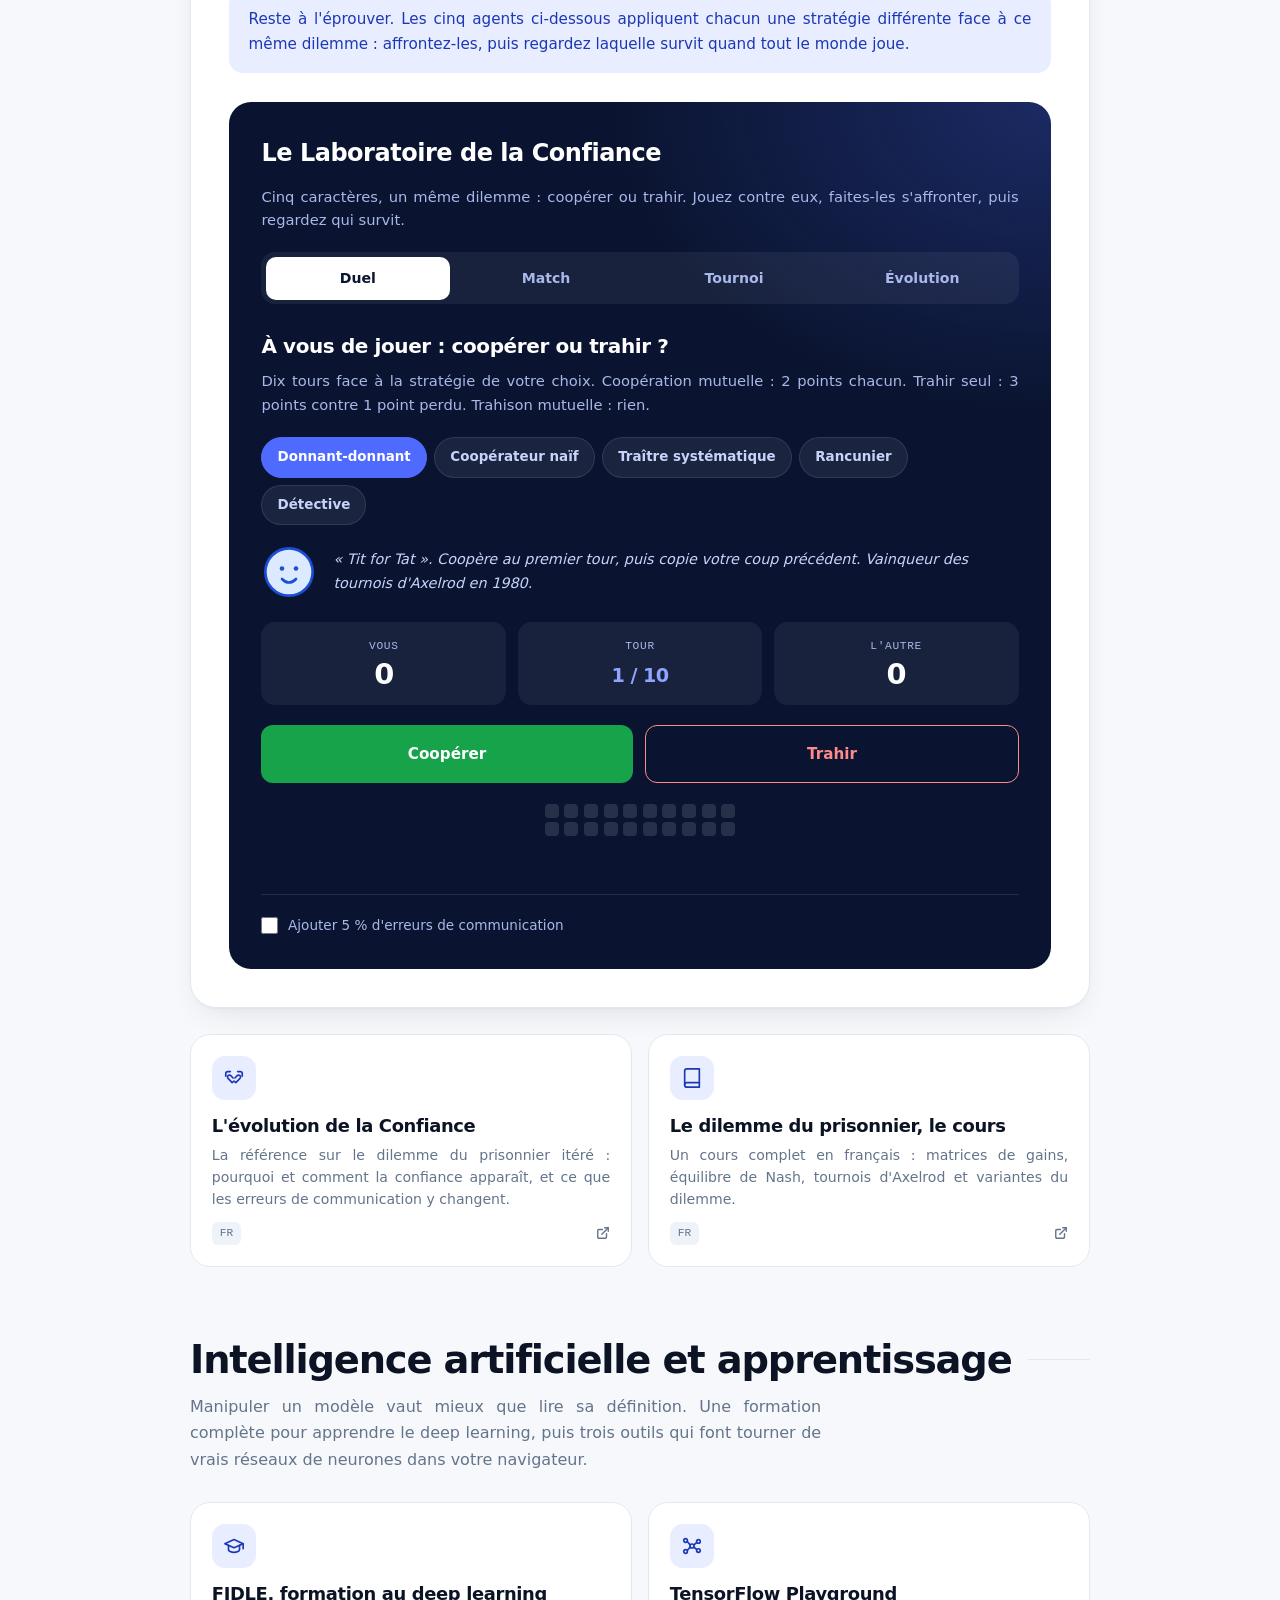
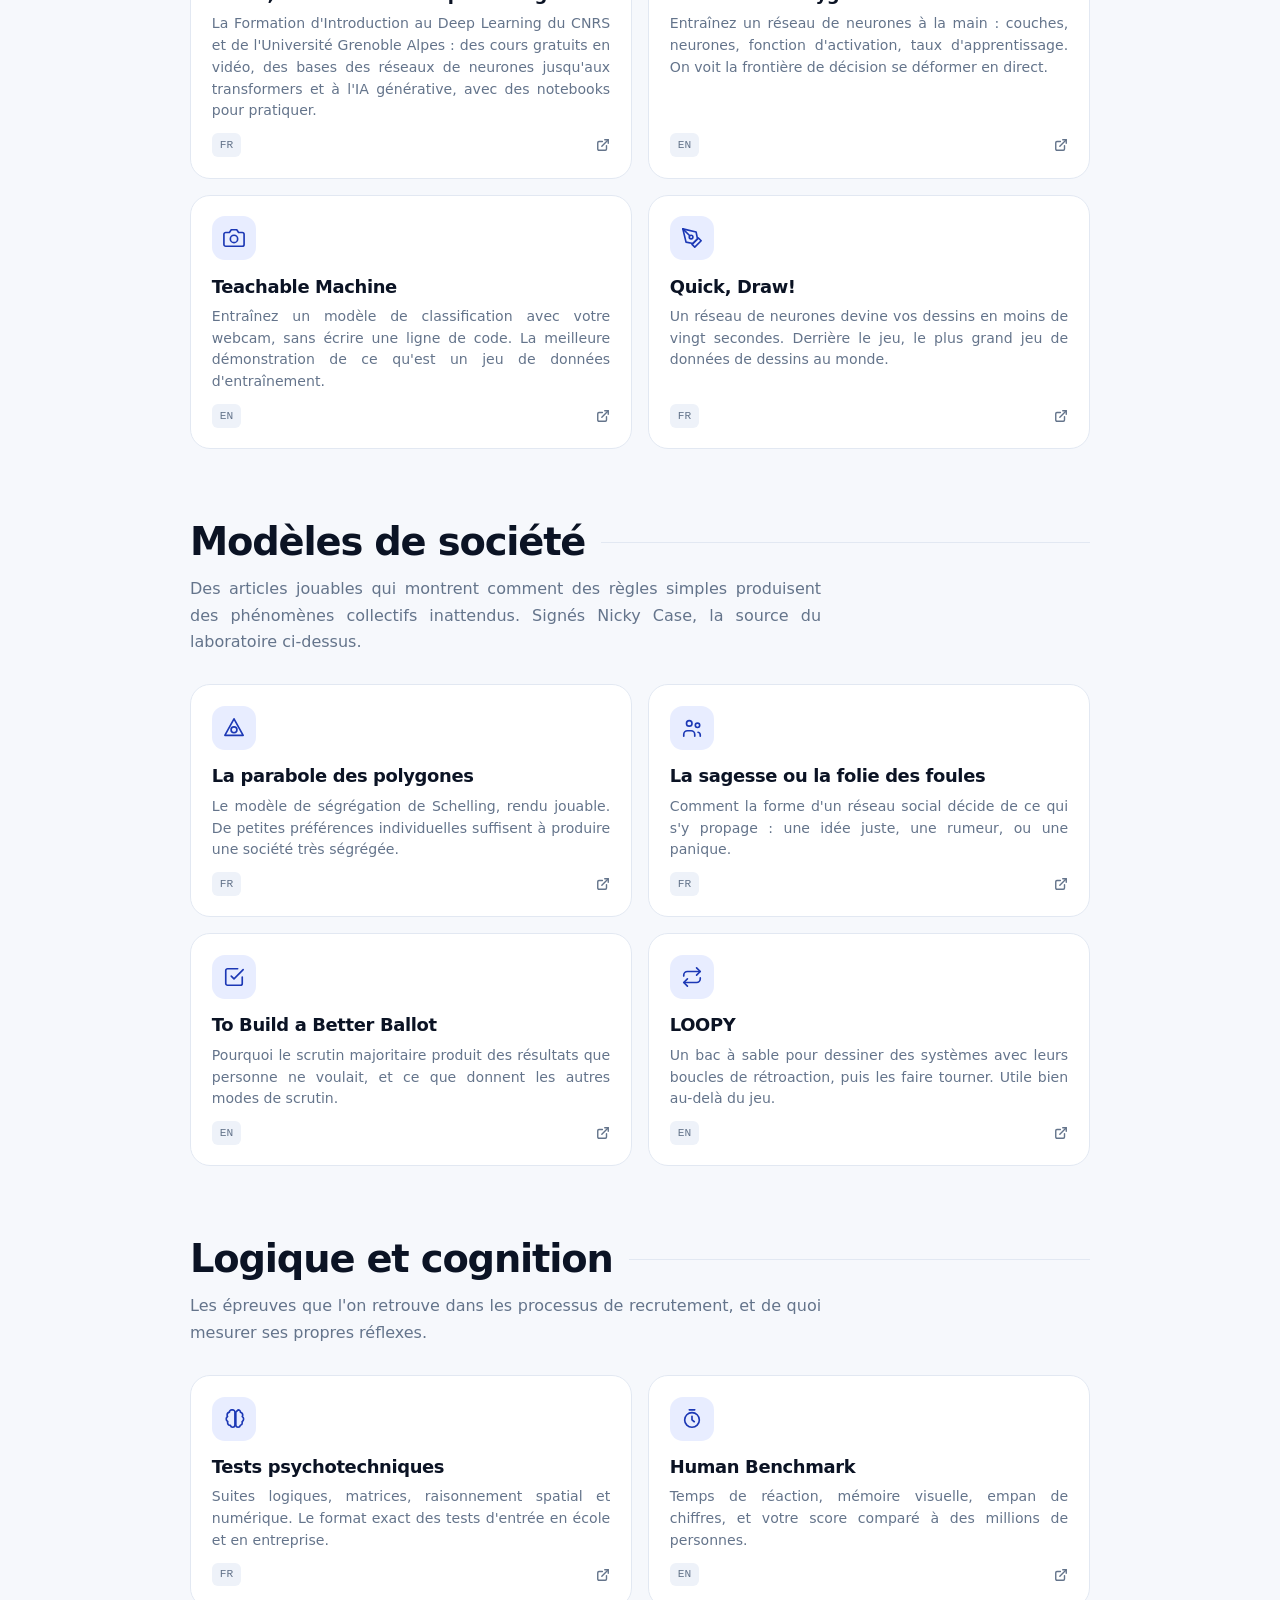
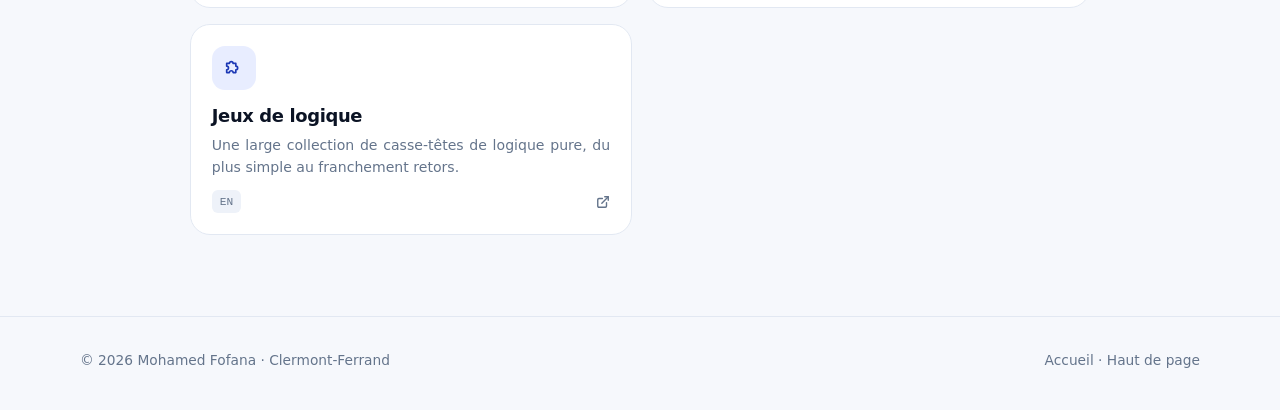
<file: jeux.html>
<!DOCTYPE html>
<html lang="fr">
<head>
  <meta charset="UTF-8" />
  <meta name="viewport" content="width=device-width, initial-scale=1.0"/>

  <!-- Sécurité : politique déclarée ici (GitHub Pages n'envoie pas d'en-têtes). Styles en ligne autorisés
       sur cette page seulement : jeux.js dessine les barres du tournoi avec des largeurs calculées. -->
  <meta http-equiv="Content-Security-Policy" content="default-src 'self'; script-src 'self'; style-src 'self' 'unsafe-inline' https://fonts.googleapis.com; font-src https://fonts.gstatic.com; img-src 'self' data:; connect-src 'self' https://adia-backend.vercel.app; media-src 'none'; frame-src 'none'; worker-src 'none'; object-src 'none'; base-uri 'self'; form-action 'self'; upgrade-insecure-requests" />
  <meta name="referrer" content="strict-origin-when-cross-origin" />
  <script src="init.js?v=16"></script>
  <meta name="color-scheme" content="light dark" />
  <title>Jeux &amp; Société — Mohamed FOFANA</title>

  <meta name="description" content="Théorie des jeux, intelligence artificielle et cognition : un laboratoire interactif et une sélection de ressources jouables, par Mohamed Fofana." />
  <link rel="canonical" href="https://mohamed-fof.github.io/jeux.html" />

  <meta property="og:type" content="website" />
  <meta property="og:url" content="https://mohamed-fof.github.io/jeux.html" />
  <meta property="og:title" content="Jeux &amp; Société — Mohamed FOFANA" />
  <meta property="og:description" content="Théorie des jeux, IA et société : affrontez cinq stratégies au dilemme du prisonnier dans un laboratoire interactif." />
  <meta property="og:image" content="https://mohamed-fof.github.io/og-jeux.jpg" />
  <meta property="og:image:secure_url" content="https://mohamed-fof.github.io/og-jeux.jpg" />
  <meta property="og:image:type" content="image/jpeg" />
  <meta property="og:image:width" content="1200" />
  <meta property="og:image:height" content="630" />
  <meta property="og:image:alt" content="Jeux &amp; Société : les cinq stratégies du laboratoire et la matrice des gains du dilemme du prisonnier" />
  <meta property="og:locale" content="fr_FR" />
  <meta property="og:site_name" content="Mohamed Fofana" />
  <meta name="twitter:card" content="summary_large_image" />
  <meta name="twitter:image" content="https://mohamed-fof.github.io/og-jeux.jpg" />
  <link rel="icon" href="favicon.svg" type="image/svg+xml" />
  <link rel="apple-touch-icon" href="apple-touch-icon.png" />
  <link rel="preconnect" href="https://fonts.googleapis.com" />
  <link rel="preconnect" href="https://fonts.gstatic.com" crossorigin />
  <link rel="stylesheet" href="https://fonts.googleapis.com/css2?family=Bricolage+Grotesque:opsz,wght@12..96,400..800&amp;family=Inter:wght@400;500;600&amp;family=JetBrains+Mono:wght@400;500&amp;display=swap" />
  <link rel="stylesheet" href="site.css?v=16" />
  <link rel="stylesheet" href="jeux.css?v=16" />
</head>
<body>

  <a class="skip" href="#contenu" data-i18n="skip">Aller au contenu</a>
  <div class="progress" aria-hidden="true"><span></span></div>

  <!-- ============ EN-TÊTE (identique sur toutes les pages) ============ -->
  <header class="nav" id="nav">
    <div class="wrap nav-inner">
      <a class="brand" href="index.html#top" aria-label="Mohamed Fofana, accueil">
        <span class="brand-mark" aria-hidden="true">MF</span>
        <span class="brand-name">Mohamed Fofana</span>
      </a>
      <nav class="nav-links" id="nav-links" aria-label="Navigation principale">
        <a href="index.html#projets" data-i18n="nav_projets">Projets</a>
        <a href="index.html#parcours" data-i18n="nav_parcours">Parcours</a>
        <a href="index.html#competences" data-i18n="nav_comp">Compétences</a>
        <a href="jeux.html" class="active" aria-current="page" data-i18n="nav_jeux">Jeux &amp; Société</a>
        <a href="index.html#contact" data-i18n="nav_contact">Contact</a>
        <a class="nav-cv-mobile" href="cv.pdf" download="Mohamed_Fofana_CV.pdf" data-i18n="nav_cv">Télécharger le CV</a>
      </nav>
      <div class="nav-tools">
        <button class="tool" id="lang-toggle" type="button" aria-label="Changer de langue / Switch language"><span id="lang-label">EN</span></button>
        <button class="tool" id="theme-toggle" type="button" aria-label="Changer le thème">
          <svg id="icon-moon" width="17" height="17" viewBox="0 0 24 24" fill="none" stroke="currentColor" stroke-width="1.8" stroke-linecap="round" stroke-linejoin="round" aria-hidden="true"><path d="M21 12.8A9 9 0 1 1 11.2 3a7 7 0 0 0 9.8 9.8z"/></svg>
          <svg id="icon-sun" width="17" height="17" viewBox="0 0 24 24" fill="none" stroke="currentColor" stroke-width="1.8" stroke-linecap="round" aria-hidden="true"><circle cx="12" cy="12" r="4.2"/><path d="M12 2v2.2M12 19.8V22M4.9 4.9l1.6 1.6M17.5 17.5l1.6 1.6M2 12h2.2M19.8 12H22M4.9 19.1l1.6-1.6M17.5 6.5l1.6-1.6"/></svg>
        </button>
        <a class="nav-cv" href="cv.pdf" download="Mohamed_Fofana_CV.pdf"><span data-i18n="nav_cv_court">CV</span>
          <svg width="14" height="14" viewBox="0 0 24 24" fill="none" stroke="currentColor" stroke-width="2.2" stroke-linecap="round" stroke-linejoin="round" aria-hidden="true"><path d="M12 4v12M6 11l6 6 6-6M5 20h14"/></svg></a>
        <button class="tool menu-btn" id="menu-btn" type="button" aria-expanded="false" aria-controls="nav-links" aria-label="Menu"><span></span><span></span></button>
      </div>
    </div>
  </header>

  <main class="page-jeux" id="contenu">
    <header class="page-hero">
      <div class="hero-bg" aria-hidden="true"></div>
      <div class="wrap">
        <p class="kicker intro" data-i18n="jeux_kicker">Laboratoire</p>
        <h1 class="intro" data-i18n="jeux_title">Jeux et Société</h1>
        <p class="jeux-intro intro" data-i18n="jeux_intro">Une sélection de ressources interactives pour apprendre en jouant : théorie des jeux, intelligence artificielle, modèles de société et tests de logique.</p>
        <nav class="jeux-sommaire intro" aria-label="Sommaire">
          <a href="#fam-theorie" data-i18n="fam_tj_t">Théorie des jeux</a>
          <a href="#fam-ia" data-i18n="fam_ia_t">Intelligence artificielle et apprentissage</a>
          <a href="#fam-societe" data-i18n="fam_soc_t">Modèles de société</a>
          <a href="#fam-cognition" data-i18n="fam_cog_t">Logique et cognition</a>
        </nav>
      </div>
    </header>

    <section class="famille" id="fam-theorie">
      <h2 data-i18n="fam_tj_t">Théorie des jeux</h2>
      <p class="famille-desc" data-i18n="fam_tj_d">L'étude des décisions quand le résultat de chacun dépend de ce que font les autres. Voici ses grandes familles, puis de quoi l'expérimenter.</p>

      <div class="types-grille">
      <article class="type-jeu">
        <h4 data-i18n="t_coop_t">Coopératifs ou non coopératifs</h4>
        <p data-i18n="t_coop_d">Les joueurs peuvent-ils passer des accords contraignants ? Si oui, l'analyse porte sur le partage du gain entre coalitions. Sinon, chacun décide seul, et c'est le cadre du dilemme du prisonnier.</p>
      </article>
      <article class="type-jeu">
        <h4 data-i18n="t_somme_t">Somme nulle ou somme non nulle</h4>
        <p data-i18n="t_somme_d">Dans un jeu à somme nulle, ce que l'un gagne, l'autre le perd exactement : les échecs, le poker. En somme non nulle, la coopération peut enrichir tout le monde, ou l'affrontement appauvrir tout le monde.</p>
      </article>
      <article class="type-jeu">
        <h4 data-i18n="t_ordre_t">Simultanés ou séquentiels</h4>
        <p data-i18n="t_ordre_d">Pile ou face se joue en même temps et s'analyse avec une matrice. Les échecs se jouent à tour de rôle et s'analysent avec un arbre, résolu par récurrence à rebours.</p>
      </article>
      <article class="type-jeu">
        <h4 data-i18n="t_info_t">Information complète ou incomplète</h4>
        <p data-i18n="t_info_d">Connaît-on les gains et les intentions des autres ? Quand ce n'est pas le cas, on entre dans les jeux bayésiens, où les joueurs émettent des signaux et se forgent des croyances.</p>
      </article>
      <article class="type-jeu">
        <h4 data-i18n="t_repete_t">Jeux répétés</h4>
        <p data-i18n="t_repete_d">La même partie recommence avec les mêmes joueurs. La réputation devient un actif, et la coopération peut s'installer sans contrat. C'est le cadre du laboratoire ci-dessous.</p>
      </article>
      <article class="type-jeu">
        <h4 data-i18n="t_evo_t">Jeux évolutionnaires</h4>
        <p data-i18n="t_evo_d">Les stratégies ne sont plus choisies mais héritées : les plus performantes se répandent dans la population. On y cherche les stratégies évolutionnairement stables.</p>
      </article>
      </div>

      <div class="bloc-savoir">
  <div class="notion">
    <h3 data-i18n="notion_titre">Le dilemme du prisonnier</h3>
    <p data-i18n="notion_1">Deux joueurs gagnent plus en coopérant qu'en se trahissant mutuellement. Mais chacun gagne encore davantage en trahissant l'autre, qui coopère. Chacun suit donc son intérêt, et tous les deux finissent perdants. C'est le modèle formel de situations où l'intérêt individuel s'oppose à l'intérêt collectif.</p>
    <p data-i18n="notion_2">Son importance vient de la répétition. Quand les mêmes joueurs se recroisent, la coopération peut émerger sans contrat ni autorité. En 1980, Robert Axelrod fait s'affronter des programmes envoyés par des chercheurs du monde entier. La stratégie gagnante, Tit for Tat, tenait en quatre lignes : coopérer, puis rendre coup pour coup. Ce résultat structure aujourd'hui l'analyse des accords climatiques, de la concurrence entre entreprises et de la confiance en ligne.</p>
  </div>
      <p class="passerelle" data-i18n="passerelle">Reste à l'éprouver. Les cinq agents ci-dessous appliquent chacun une stratégie différente face à ce même dilemme : affrontez-les, puis regardez laquelle survit quand tout le monde joue.</p>
  <div class="jeu-lab">
    <div class="lab-entete">
      <h3 class="lab-nom" data-i18n="lab_nom">Le Laboratoire de la Confiance</h3>
      <p class="lab-accroche" data-i18n="lab_accroche">Cinq caractères, un même dilemme : coopérer ou trahir. Jouez contre eux, faites-les s'affronter, puis regardez qui survit.</p>
    </div>
    <div class="lab-onglets" role="tablist">
      <button type="button" class="lab-onglet actif" data-panneau="p-duel" data-i18n="ong_duel">Duel</button>
      <button type="button" class="lab-onglet" data-panneau="p-match" data-i18n="ong_match">Match</button>
      <button type="button" class="lab-onglet" data-panneau="p-tournoi" data-i18n="ong_tournoi">Tournoi</button>
      <button type="button" class="lab-onglet" data-panneau="p-evolution" data-i18n="ong_evolution">Évolution</button>
    </div>

    <!-- noms des stratégies, partagés par les trois panneaux -->
    <div class="strat-noms" hidden>
      <span data-nom="copieur" data-i18n="strat_copieur">Donnant-donnant</span>
      <span data-nom="mouton" data-i18n="strat_mouton">Coopérateur naïf</span>
      <span data-nom="tricheur" data-i18n="strat_tricheur">Traître systématique</span>
      <span data-nom="rancunier" data-i18n="strat_rancunier">Rancunier</span>
      <span data-nom="detective" data-i18n="strat_detective">Détective</span>
    </div>

    <section id="p-duel" class="lab-panneau">
      <h3 data-i18n="lab_title">À vous de jouer : coopérer ou trahir ?</h3>
      <p class="lab-sous-titre" data-i18n="lab_sous_titre">Dix tours face à la stratégie de votre choix. Coopération mutuelle : 2 points chacun. Trahir seul : 3 points contre 1 point perdu. Trahison mutuelle : rien.</p>

      <div class="lab-strats" role="group">
        <button type="button" class="strat actif" data-strat="copieur" data-i18n="strat_copieur">Donnant-donnant</button>
        <button type="button" class="strat" data-strat="mouton" data-i18n="strat_mouton">Coopérateur naïf</button>
        <button type="button" class="strat" data-strat="tricheur" data-i18n="strat_tricheur">Traître systématique</button>
        <button type="button" class="strat" data-strat="rancunier" data-i18n="strat_rancunier">Rancunier</button>
        <button type="button" class="strat" data-strat="detective" data-i18n="strat_detective">Détective</button>
      </div>
      <div class="duel-perso"><div class="agent-visage" id="visage-duel"></div><p class="strat-desc" id="strat-desc"></p></div>

      <div class="lab-scores">
        <div class="lab-score"><span data-i18n="lab_vous">Vous</span><strong id="score-moi">0</strong></div>
        <div class="lab-score lab-tour"><span data-i18n="lab_tour">Tour</span><strong id="tour">1 / 10</strong></div>
        <div class="lab-score"><span data-i18n="lab_autre">L'autre</span><strong id="score-adv">0</strong></div>
      </div>

      <div class="lab-actions">
        <button type="button" id="btn-coop" class="btn-coop" data-i18n="lab_coop">Coopérer</button>
        <button type="button" id="btn-trahir" class="btn-trahir" data-i18n="lab_trahir">Trahir</button>
      </div>

      <div class="lab-histo" id="histo" aria-hidden="true"></div>
      <p class="lab-verdict" id="verdict" role="status"></p>
      <button type="button" id="btn-rejouer" class="btn-rejouer" hidden data-i18n="lab_rejouer">Rejouer</button>
    </section>

    <section id="p-match" class="lab-panneau" hidden>
      <h3 data-i18n="match_title">Regardez-les s'affronter</h3>
      <p class="lab-sous-titre" data-i18n="match_desc">Choisissez deux caractères et suivez la partie tour par tour.</p>
      <div class="match-scene">
        <div class="match-perso">
          <div class="agent-visage" id="visage-a"></div>
          <select id="sel-a" class="match-select" aria-label="Premier joueur"></select>
          <strong class="match-score" id="match-score-a">0</strong>
        </div>
        <span class="match-vs" data-i18n="match_vs">contre</span>
        <div class="match-perso">
          <div class="agent-visage" id="visage-b"></div>
          <select id="sel-b" class="match-select" aria-label="Second joueur"></select>
          <strong class="match-score" id="match-score-b">0</strong>
        </div>
      </div>
      <div class="match-histo" id="match-histo" aria-hidden="true"></div>
      <button type="button" id="btn-match" class="btn-lancer" data-i18n="match_btn">Regarder le match</button>
      <p class="lab-verdict" id="match-note" role="status"></p>
    </section>

    <section id="p-tournoi" class="lab-panneau" hidden>
      <h3 data-i18n="tournoi_title">Qui gagne sur la durée ?</h3>
      <p class="lab-sous-titre" data-i18n="tournoi_desc">Les cinq stratégies s'affrontent toutes entre elles, dix tours par duel. Le classement révèle laquelle tient le mieux dans un monde où tout le monde joue.</p>
      <button type="button" id="btn-tournoi" class="btn-lancer" data-i18n="tournoi_btn">Lancer le tournoi</button>
      <div class="tournoi-res" id="tournoi-res"></div>
      <p class="lab-verdict" id="tournoi-note" role="status"></p>
    </section>

    <section id="p-evolution" class="lab-panneau" hidden>
      <h3 data-i18n="evo_title">Et si les meilleures se reproduisaient ?</h3>
      <p class="lab-sous-titre" data-i18n="evo_desc">Vingt-cinq joueurs, cinq de chaque stratégie. À chaque génération, les cinq derniers adoptent la stratégie des cinq premiers. Chaque colonne est une génération.</p>
      <button type="button" id="btn-evolution" class="btn-lancer" data-i18n="evo_btn">Lancer l'évolution</button>
      <div class="evo-graphe" id="evo-graphe" aria-hidden="true"></div>
      <div class="evo-legende">
        <span><i data-visage="copieur"></i><span data-i18n="strat_copieur">Donnant-donnant</span></span>
        <span><i data-visage="mouton"></i><span data-i18n="strat_mouton">Coopérateur naïf</span></span>
        <span><i data-visage="tricheur"></i><span data-i18n="strat_tricheur">Traître systématique</span></span>
        <span><i data-visage="rancunier"></i><span data-i18n="strat_rancunier">Rancunier</span></span>
        <span><i data-visage="detective"></i><span data-i18n="strat_detective">Détective</span></span>
      </div>
      <p class="lab-verdict" id="evo-note" role="status"></p>
    </section>

    <label class="lab-bruit">
      <input type="checkbox" id="bruit" />
      <span data-i18n="lab_bruit">Ajouter 5 % d'erreurs de communication</span>
    </label>
  </div>
      </div>

      <div class="jeux-liste">
        <a class="jeu-ext" href="https://ayowel.github.io/trust/" target="_blank" rel="noopener noreferrer">
          <span class="jeu-ext-icone"><svg xmlns="http://www.w3.org/2000/svg" width="22" height="22" viewBox="0 0 24 24" fill="none" stroke="currentColor" stroke-width="1.8" stroke-linecap="round" stroke-linejoin="round" aria-hidden="true"><path d="M11 12 8.5 9.5a2.1 2.1 0 0 0-3 3L10 17l2-1.5L14 17l4.5-4.5a2.1 2.1 0 0 0-3-3L13 12"/><path d="M3 10V7a2 2 0 0 1 2-2h3"/><path d="M21 10V7a2 2 0 0 0-2-2h-3"/></svg></span>
          <span class="jeu-ext-txt">
            <strong data-i18n="g_trust_t">L'évolution de la Confiance</strong>
            <span data-i18n="g_trust_d">La référence sur le dilemme du prisonnier itéré : pourquoi et comment la confiance apparaît, et ce que les erreurs de communication y changent.</span>
          </span>
          <span class="jeu-ext-meta"><span class="jeu-langue">FR</span><svg xmlns="http://www.w3.org/2000/svg" width="14" height="14" viewBox="0 0 24 24" fill="none" stroke="currentColor" stroke-width="2.4" stroke-linecap="round" stroke-linejoin="round" aria-hidden="true"><path d="M18 13v6a2 2 0 0 1-2 2H5a2 2 0 0 1-2-2V8a2 2 0 0 1 2-2h6"/><polyline points="15 3 21 3 21 9"/><line x1="10" y1="14" x2="21" y2="3"/></svg></span>
        </a>
        <a class="jeu-ext" href="https://www.apprendre-en-ligne.net/jeux/dilemme/home.html" target="_blank" rel="noopener noreferrer">
          <span class="jeu-ext-icone"><svg xmlns="http://www.w3.org/2000/svg" width="22" height="22" viewBox="0 0 24 24" fill="none" stroke="currentColor" stroke-width="1.8" stroke-linecap="round" stroke-linejoin="round" aria-hidden="true"><path d="M4 19.5A2.5 2.5 0 0 1 6.5 17H20"/><path d="M6.5 2H20v20H6.5A2.5 2.5 0 0 1 4 19.5v-15A2.5 2.5 0 0 1 6.5 2z"/></svg></span>
          <span class="jeu-ext-txt">
            <strong data-i18n="g_cours_t">Le dilemme du prisonnier, le cours</strong>
            <span data-i18n="g_cours_d">Un cours complet en français : matrices de gains, équilibre de Nash, tournois d'Axelrod et variantes du dilemme.</span>
          </span>
          <span class="jeu-ext-meta"><span class="jeu-langue">FR</span><svg xmlns="http://www.w3.org/2000/svg" width="14" height="14" viewBox="0 0 24 24" fill="none" stroke="currentColor" stroke-width="2.4" stroke-linecap="round" stroke-linejoin="round" aria-hidden="true"><path d="M18 13v6a2 2 0 0 1-2 2H5a2 2 0 0 1-2-2V8a2 2 0 0 1 2-2h6"/><polyline points="15 3 21 3 21 9"/><line x1="10" y1="14" x2="21" y2="3"/></svg></span>
        </a>
      </div>
    </section>

    <section class="famille" id="fam-ia">
      <h2 data-i18n="fam_ia_t">Intelligence artificielle et apprentissage</h2>
      <p class="famille-desc" data-i18n="fam_ia_d">Manipuler un modèle vaut mieux que lire sa définition. Une formation complète pour apprendre le deep learning, puis trois outils qui font tourner de vrais réseaux de neurones dans votre navigateur.</p>
      <div class="jeux-liste">
        <a class="jeu-ext" href="https://fidle.cnrs.fr" target="_blank" rel="noopener noreferrer">
          <span class="jeu-ext-icone"><svg xmlns="http://www.w3.org/2000/svg" width="22" height="22" viewBox="0 0 24 24" fill="none" stroke="currentColor" stroke-width="1.8" stroke-linecap="round" stroke-linejoin="round" aria-hidden="true"><path d="M2 9.5 12 5l10 4.5-10 4.5z"/><path d="M6 11.3V16c0 1.4 2.7 3 6 3s6-1.6 6-3v-4.7"/><path d="M22 9.5V15"/></svg></span>
          <span class="jeu-ext-txt">
            <strong data-i18n="g_fidle_t">FIDLE, formation au deep learning</strong>
            <span data-i18n="g_fidle_d">La Formation d'Introduction au Deep Learning du CNRS et de l'Université Grenoble Alpes : des cours gratuits en vidéo, des bases des réseaux de neurones jusqu'aux transformers et à l'IA générative, avec des notebooks pour pratiquer.</span>
          </span>
          <span class="jeu-ext-meta"><span class="jeu-langue">FR</span><svg xmlns="http://www.w3.org/2000/svg" width="14" height="14" viewBox="0 0 24 24" fill="none" stroke="currentColor" stroke-width="2.4" stroke-linecap="round" stroke-linejoin="round" aria-hidden="true"><path d="M18 13v6a2 2 0 0 1-2 2H5a2 2 0 0 1-2-2V8a2 2 0 0 1 2-2h6"/><polyline points="15 3 21 3 21 9"/><line x1="10" y1="14" x2="21" y2="3"/></svg></span>
        </a>
        <a class="jeu-ext" href="https://playground.tensorflow.org/" target="_blank" rel="noopener noreferrer">
          <span class="jeu-ext-icone"><svg xmlns="http://www.w3.org/2000/svg" width="22" height="22" viewBox="0 0 24 24" fill="none" stroke="currentColor" stroke-width="1.8" stroke-linecap="round" stroke-linejoin="round" aria-hidden="true"><circle cx="5" cy="6" r="2"/><circle cx="5" cy="18" r="2"/><circle cx="12" cy="12" r="2.2"/><circle cx="19" cy="7" r="2"/><circle cx="19" cy="17" r="2"/><path d="M6.8 7.1 10.2 11M6.8 16.9 10.2 13M13.9 11.1 17.2 8.1M13.9 12.9 17.2 15.9"/></svg></span>
          <span class="jeu-ext-txt">
            <strong data-i18n="g_tfp_t">TensorFlow Playground</strong>
            <span data-i18n="g_tfp_d">Entraînez un réseau de neurones à la main : couches, neurones, fonction d'activation, taux d'apprentissage. On voit la frontière de décision se déformer en direct.</span>
          </span>
          <span class="jeu-ext-meta"><span class="jeu-langue">EN</span><svg xmlns="http://www.w3.org/2000/svg" width="14" height="14" viewBox="0 0 24 24" fill="none" stroke="currentColor" stroke-width="2.4" stroke-linecap="round" stroke-linejoin="round" aria-hidden="true"><path d="M18 13v6a2 2 0 0 1-2 2H5a2 2 0 0 1-2-2V8a2 2 0 0 1 2-2h6"/><polyline points="15 3 21 3 21 9"/><line x1="10" y1="14" x2="21" y2="3"/></svg></span>
        </a>
        <a class="jeu-ext" href="https://teachablemachine.withgoogle.com/" target="_blank" rel="noopener noreferrer">
          <span class="jeu-ext-icone"><svg xmlns="http://www.w3.org/2000/svg" width="22" height="22" viewBox="0 0 24 24" fill="none" stroke="currentColor" stroke-width="1.8" stroke-linecap="round" stroke-linejoin="round" aria-hidden="true"><path d="M23 19a2 2 0 0 1-2 2H3a2 2 0 0 1-2-2V8a2 2 0 0 1 2-2h4l2-3h6l2 3h4a2 2 0 0 1 2 2z"/><circle cx="12" cy="13" r="4"/></svg></span>
          <span class="jeu-ext-txt">
            <strong data-i18n="g_tm_t">Teachable Machine</strong>
            <span data-i18n="g_tm_d">Entraînez un modèle de classification avec votre webcam, sans écrire une ligne de code. La meilleure démonstration de ce qu'est un jeu de données d'entraînement.</span>
          </span>
          <span class="jeu-ext-meta"><span class="jeu-langue">EN</span><svg xmlns="http://www.w3.org/2000/svg" width="14" height="14" viewBox="0 0 24 24" fill="none" stroke="currentColor" stroke-width="2.4" stroke-linecap="round" stroke-linejoin="round" aria-hidden="true"><path d="M18 13v6a2 2 0 0 1-2 2H5a2 2 0 0 1-2-2V8a2 2 0 0 1 2-2h6"/><polyline points="15 3 21 3 21 9"/><line x1="10" y1="14" x2="21" y2="3"/></svg></span>
        </a>
        <a class="jeu-ext" href="https://quickdraw.withgoogle.com/" target="_blank" rel="noopener noreferrer">
          <span class="jeu-ext-icone"><svg xmlns="http://www.w3.org/2000/svg" width="22" height="22" viewBox="0 0 24 24" fill="none" stroke="currentColor" stroke-width="1.8" stroke-linecap="round" stroke-linejoin="round" aria-hidden="true"><path d="M12 19l7-7 3 3-7 7-3-3z"/><path d="M18 13l-1.5-7.5L2 2l3.5 14.5L13 18l5-5z"/><path d="M2 2l7.586 7.586"/><circle cx="11" cy="11" r="2"/></svg></span>
          <span class="jeu-ext-txt">
            <strong data-i18n="g_qd_t">Quick, Draw!</strong>
            <span data-i18n="g_qd_d">Un réseau de neurones devine vos dessins en moins de vingt secondes. Derrière le jeu, le plus grand jeu de données de dessins au monde.</span>
          </span>
          <span class="jeu-ext-meta"><span class="jeu-langue">FR</span><svg xmlns="http://www.w3.org/2000/svg" width="14" height="14" viewBox="0 0 24 24" fill="none" stroke="currentColor" stroke-width="2.4" stroke-linecap="round" stroke-linejoin="round" aria-hidden="true"><path d="M18 13v6a2 2 0 0 1-2 2H5a2 2 0 0 1-2-2V8a2 2 0 0 1 2-2h6"/><polyline points="15 3 21 3 21 9"/><line x1="10" y1="14" x2="21" y2="3"/></svg></span>
        </a>
      </div>
    </section>

    <section class="famille" id="fam-societe">
      <h2 data-i18n="fam_soc_t">Modèles de société</h2>
      <p class="famille-desc" data-i18n="fam_soc_d">Des articles jouables qui montrent comment des règles simples produisent des phénomènes collectifs inattendus. Signés Nicky Case, la source du laboratoire ci-dessus.</p>
      <div class="jeux-liste">
        <a class="jeu-ext" href="https://ncase.me/polygons-fr/" target="_blank" rel="noopener noreferrer">
          <span class="jeu-ext-icone"><svg xmlns="http://www.w3.org/2000/svg" width="22" height="22" viewBox="0 0 24 24" fill="none" stroke="currentColor" stroke-width="1.8" stroke-linecap="round" stroke-linejoin="round" aria-hidden="true"><polygon points="12 2 22 20 2 20"/><circle cx="12" cy="14" r="3.2"/></svg></span>
          <span class="jeu-ext-txt">
            <strong data-i18n="g_poly_t">La parabole des polygones</strong>
            <span data-i18n="g_poly_d">Le modèle de ségrégation de Schelling, rendu jouable. De petites préférences individuelles suffisent à produire une société très ségrégée.</span>
          </span>
          <span class="jeu-ext-meta"><span class="jeu-langue">FR</span><svg xmlns="http://www.w3.org/2000/svg" width="14" height="14" viewBox="0 0 24 24" fill="none" stroke="currentColor" stroke-width="2.4" stroke-linecap="round" stroke-linejoin="round" aria-hidden="true"><path d="M18 13v6a2 2 0 0 1-2 2H5a2 2 0 0 1-2-2V8a2 2 0 0 1 2-2h6"/><polyline points="15 3 21 3 21 9"/><line x1="10" y1="14" x2="21" y2="3"/></svg></span>
        </a>
        <a class="jeu-ext" href="https://ncase.me/crowds/fr.html" target="_blank" rel="noopener noreferrer">
          <span class="jeu-ext-icone"><svg xmlns="http://www.w3.org/2000/svg" width="22" height="22" viewBox="0 0 24 24" fill="none" stroke="currentColor" stroke-width="1.8" stroke-linecap="round" stroke-linejoin="round" aria-hidden="true"><circle cx="9" cy="7" r="3"/><path d="M3 21v-2a4 4 0 0 1 4-4h4a4 4 0 0 1 4 4v2"/><circle cx="18" cy="9" r="2.4"/><path d="M21 21v-1.5a3 3 0 0 0-2.4-2.9"/></svg></span>
          <span class="jeu-ext-txt">
            <strong data-i18n="g_crowds_t">La sagesse ou la folie des foules</strong>
            <span data-i18n="g_crowds_d">Comment la forme d'un réseau social décide de ce qui s'y propage : une idée juste, une rumeur, ou une panique.</span>
          </span>
          <span class="jeu-ext-meta"><span class="jeu-langue">FR</span><svg xmlns="http://www.w3.org/2000/svg" width="14" height="14" viewBox="0 0 24 24" fill="none" stroke="currentColor" stroke-width="2.4" stroke-linecap="round" stroke-linejoin="round" aria-hidden="true"><path d="M18 13v6a2 2 0 0 1-2 2H5a2 2 0 0 1-2-2V8a2 2 0 0 1 2-2h6"/><polyline points="15 3 21 3 21 9"/><line x1="10" y1="14" x2="21" y2="3"/></svg></span>
        </a>
        <a class="jeu-ext" href="https://ncase.me/ballot/" target="_blank" rel="noopener noreferrer">
          <span class="jeu-ext-icone"><svg xmlns="http://www.w3.org/2000/svg" width="22" height="22" viewBox="0 0 24 24" fill="none" stroke="currentColor" stroke-width="1.8" stroke-linecap="round" stroke-linejoin="round" aria-hidden="true"><path d="M9 11l3 3L22 4"/><path d="M21 12v7a2 2 0 0 1-2 2H5a2 2 0 0 1-2-2V5a2 2 0 0 1 2-2h11"/></svg></span>
          <span class="jeu-ext-txt">
            <strong data-i18n="g_ballot_t">To Build a Better Ballot</strong>
            <span data-i18n="g_ballot_d">Pourquoi le scrutin majoritaire produit des résultats que personne ne voulait, et ce que donnent les autres modes de scrutin.</span>
          </span>
          <span class="jeu-ext-meta"><span class="jeu-langue">EN</span><svg xmlns="http://www.w3.org/2000/svg" width="14" height="14" viewBox="0 0 24 24" fill="none" stroke="currentColor" stroke-width="2.4" stroke-linecap="round" stroke-linejoin="round" aria-hidden="true"><path d="M18 13v6a2 2 0 0 1-2 2H5a2 2 0 0 1-2-2V8a2 2 0 0 1 2-2h6"/><polyline points="15 3 21 3 21 9"/><line x1="10" y1="14" x2="21" y2="3"/></svg></span>
        </a>
        <a class="jeu-ext" href="https://ncase.me/loopy/" target="_blank" rel="noopener noreferrer">
          <span class="jeu-ext-icone"><svg xmlns="http://www.w3.org/2000/svg" width="22" height="22" viewBox="0 0 24 24" fill="none" stroke="currentColor" stroke-width="1.8" stroke-linecap="round" stroke-linejoin="round" aria-hidden="true"><path d="M17 2l4 4-4 4"/><path d="M3 11v-1a4 4 0 0 1 4-4h14"/><path d="M7 22l-4-4 4-4"/><path d="M21 13v1a4 4 0 0 1-4 4H3"/></svg></span>
          <span class="jeu-ext-txt">
            <strong data-i18n="g_loopy_t">LOOPY</strong>
            <span data-i18n="g_loopy_d">Un bac à sable pour dessiner des systèmes avec leurs boucles de rétroaction, puis les faire tourner. Utile bien au-delà du jeu.</span>
          </span>
          <span class="jeu-ext-meta"><span class="jeu-langue">EN</span><svg xmlns="http://www.w3.org/2000/svg" width="14" height="14" viewBox="0 0 24 24" fill="none" stroke="currentColor" stroke-width="2.4" stroke-linecap="round" stroke-linejoin="round" aria-hidden="true"><path d="M18 13v6a2 2 0 0 1-2 2H5a2 2 0 0 1-2-2V8a2 2 0 0 1 2-2h6"/><polyline points="15 3 21 3 21 9"/><line x1="10" y1="14" x2="21" y2="3"/></svg></span>
        </a>
      </div>
    </section>

    <section class="famille" id="fam-cognition">
      <h2 data-i18n="fam_cog_t">Logique et cognition</h2>
      <p class="famille-desc" data-i18n="fam_cog_d">Les épreuves que l'on retrouve dans les processus de recrutement, et de quoi mesurer ses propres réflexes.</p>
      <div class="jeux-liste">
        <a class="jeu-ext" href="https://kwyztek.com/categories/tests-psychotechniques" target="_blank" rel="noopener noreferrer">
          <span class="jeu-ext-icone"><svg xmlns="http://www.w3.org/2000/svg" width="22" height="22" viewBox="0 0 24 24" fill="none" stroke="currentColor" stroke-width="1.8" stroke-linecap="round" stroke-linejoin="round" aria-hidden="true"><path d="M9.5 2A2.5 2.5 0 0 0 7 4.5c-1.4.3-2.5 1.6-2.5 3.1 0 .6.2 1.2.5 1.7-.9.6-1.5 1.6-1.5 2.7 0 1.2.7 2.3 1.7 2.8-.1.3-.2.7-.2 1.1A2.9 2.9 0 0 0 8 18.9c.3 1.2 1.3 2.1 2.6 2.1 1.4 0 2.4-1 2.4-2.4V4.5A2.5 2.5 0 0 0 10.5 2z"/><path d="M14 4.5V18.6c0 1.4 1 2.4 2.4 2.4 1.3 0 2.3-.9 2.6-2.1a2.9 2.9 0 0 0 2-2.9c0-.4-.1-.8-.2-1.1 1-.5 1.7-1.6 1.7-2.8 0-1.1-.6-2.1-1.5-2.7.3-.5.5-1.1.5-1.7 0-1.5-1.1-2.8-2.5-3.1A2.5 2.5 0 0 0 16.5 2z"/></svg></span>
          <span class="jeu-ext-txt">
            <strong data-i18n="g_kwy_t">Tests psychotechniques</strong>
            <span data-i18n="g_kwy_d">Suites logiques, matrices, raisonnement spatial et numérique. Le format exact des tests d'entrée en école et en entreprise.</span>
          </span>
          <span class="jeu-ext-meta"><span class="jeu-langue">FR</span><svg xmlns="http://www.w3.org/2000/svg" width="14" height="14" viewBox="0 0 24 24" fill="none" stroke="currentColor" stroke-width="2.4" stroke-linecap="round" stroke-linejoin="round" aria-hidden="true"><path d="M18 13v6a2 2 0 0 1-2 2H5a2 2 0 0 1-2-2V8a2 2 0 0 1 2-2h6"/><polyline points="15 3 21 3 21 9"/><line x1="10" y1="14" x2="21" y2="3"/></svg></span>
        </a>
        <a class="jeu-ext" href="https://humanbenchmark.com/" target="_blank" rel="noopener noreferrer">
          <span class="jeu-ext-icone"><svg xmlns="http://www.w3.org/2000/svg" width="22" height="22" viewBox="0 0 24 24" fill="none" stroke="currentColor" stroke-width="1.8" stroke-linecap="round" stroke-linejoin="round" aria-hidden="true"><circle cx="12" cy="13" r="8"/><path d="M12 9v4l2.5 2"/><path d="M9 2h6"/></svg></span>
          <span class="jeu-ext-txt">
            <strong data-i18n="g_hb_t">Human Benchmark</strong>
            <span data-i18n="g_hb_d">Temps de réaction, mémoire visuelle, empan de chiffres, et votre score comparé à des millions de personnes.</span>
          </span>
          <span class="jeu-ext-meta"><span class="jeu-langue">EN</span><svg xmlns="http://www.w3.org/2000/svg" width="14" height="14" viewBox="0 0 24 24" fill="none" stroke="currentColor" stroke-width="2.4" stroke-linecap="round" stroke-linejoin="round" aria-hidden="true"><path d="M18 13v6a2 2 0 0 1-2 2H5a2 2 0 0 1-2-2V8a2 2 0 0 1 2-2h6"/><polyline points="15 3 21 3 21 9"/><line x1="10" y1="14" x2="21" y2="3"/></svg></span>
        </a>
        <a class="jeu-ext" href="https://www.coolmathgames.com/c/logic-games" target="_blank" rel="noopener noreferrer">
          <span class="jeu-ext-icone"><svg xmlns="http://www.w3.org/2000/svg" width="22" height="22" viewBox="0 0 24 24" fill="none" stroke="currentColor" stroke-width="1.8" stroke-linecap="round" stroke-linejoin="round" aria-hidden="true"><path d="M4 7h3a2 2 0 1 1 4 0h3v3a2 2 0 1 1 0 4v3h-3a2 2 0 1 0-4 0H4v-3a2 2 0 1 0 0-4z"/></svg></span>
          <span class="jeu-ext-txt">
            <strong data-i18n="g_cmg_t">Jeux de logique</strong>
            <span data-i18n="g_cmg_d">Une large collection de casse-têtes de logique pure, du plus simple au franchement retors.</span>
          </span>
          <span class="jeu-ext-meta"><span class="jeu-langue">EN</span><svg xmlns="http://www.w3.org/2000/svg" width="14" height="14" viewBox="0 0 24 24" fill="none" stroke="currentColor" stroke-width="2.4" stroke-linecap="round" stroke-linejoin="round" aria-hidden="true"><path d="M18 13v6a2 2 0 0 1-2 2H5a2 2 0 0 1-2-2V8a2 2 0 0 1 2-2h6"/><polyline points="15 3 21 3 21 9"/><line x1="10" y1="14" x2="21" y2="3"/></svg></span>
        </a>
      </div>
    </section>
  </main>

  <footer class="footer">
    <div class="wrap footer-inner">
      <p data-i18n="footer_main">© 2026 Mohamed Fofana · Clermont-Ferrand</p>
      <p><a href="index.html" data-i18n="nav_accueil">Accueil</a><span aria-hidden="true"> · </span><a href="#contenu" data-i18n="footer_haut">Haut de page</a></p>
    </div>
  </footer>

  <script src="chat.js?v=16"></script>
  <script src="app.js?v=16"></script>
  <script src="site.js?v=16"></script>
  <script src="jeux.js?v=16"></script>
</body>
</html>
</file>
<file: site.css>
/* =====================================================================
   Mohamed Fofana — système de design commun (accueil + Jeux & Société)
   Bleu profond, surfaces nettes, données mises en scène. Titres en Bricolage Grotesque,
   texte en Inter, chiffres et étiquettes en JetBrains Mono.
   ===================================================================== */

/* ---------- Jetons ---------- */
:root {
  --bg: #f6f8fc;
  --bg-alt: #eef2f9;
  --surface: #ffffff;
  --ink: #0b1324;
  --ink-2: #334155;
  --muted: #64748b;
  --line: #e2e8f2;
  --accent: #2346d8;
  --accent-2: #4f6bff;
  --accent-ink: #1c38b5;
  --accent-soft: #e8edff;
  --navy: #0a1430;
  --on-accent: #ffffff;
  --good: #16a34a;
  --bad: #dc2626;
  --gold: #b7791f;

  --display: 'Bricolage Grotesque', 'Inter', system-ui, sans-serif;
  --sans: 'Inter', system-ui, -apple-system, 'Segoe UI', sans-serif;
  --mono: 'JetBrains Mono', ui-monospace, 'SF Mono', Menlo, monospace;

  --wrap: 1200px;
  --gutter: clamp(1.25rem, 4vw, 2.5rem);
  --nav-h: 70px;
  --r: 18px;
  --shadow: 0 1px 2px rgba(11, 19, 36, .04), 0 12px 32px -12px rgba(11, 19, 36, .12);
  --shadow-lg: 0 2px 4px rgba(11, 19, 36, .04), 0 30px 60px -20px rgba(35, 70, 216, .28);
  --ease: cubic-bezier(.22, .61, .36, 1);
  --ease-out: cubic-bezier(.16, 1, .3, 1);
  --spring: cubic-bezier(.34, 1.56, .64, 1);
  color-scheme: light;
}

[data-theme="dark"] {
  --bg: #070b16;
  --bg-alt: #0b1122;
  --surface: #0f172b;
  --ink: #e8ecf5;
  --ink-2: #c3cad9;
  --muted: #8a94aa;
  --line: #1c2741;
  --accent: #6e8bff;
  --accent-2: #8ea4ff;
  --accent-ink: #a6b7ff;
  --accent-soft: #141f45;
  --navy: #0d1838;
  --on-accent: #070b16;
  --good: #34d399;
  --bad: #f87171;
  --gold: #f0b54a;
  --shadow: 0 1px 2px rgba(0, 0, 0, .3), 0 14px 34px -14px rgba(0, 0, 0, .6);
  --shadow-lg: 0 2px 4px rgba(0, 0, 0, .3), 0 30px 70px -20px rgba(110, 139, 255, .25);
  color-scheme: dark;
}

/* ---------- Base ---------- */
*, *::before, *::after { box-sizing: border-box; margin: 0; padding: 0; }
html { -webkit-text-size-adjust: 100%; scroll-behavior: smooth; scroll-padding-top: calc(var(--nav-h) + 16px); }
body {
  background: var(--bg); color: var(--ink);
  font-family: var(--sans); font-size: 1rem; line-height: 1.65;
  -webkit-font-smoothing: antialiased; text-rendering: optimizeLegibility;
  overflow-x: hidden;
  transition: background-color .4s var(--ease), color .4s var(--ease);
}
img, svg { display: block; max-width: 100%; }
a { color: inherit; text-decoration: none; }
button { font: inherit; color: inherit; background: none; border: 0; cursor: pointer; text-align: inherit; }
ul, ol { list-style: none; }
strong { font-weight: 600; color: var(--ink); }
::selection { background: var(--accent); color: var(--on-accent); }
:focus-visible { outline: 2px solid var(--accent); outline-offset: 3px; border-radius: 6px; }
[hidden] { display: none !important; }

.wrap { width: 100%; max-width: var(--wrap); margin: 0 auto; padding: 0 var(--gutter); }
.mono { font-family: var(--mono); letter-spacing: -.01em; }
.accent { color: var(--accent); }

.skip { position: fixed; left: 1rem; top: -4rem; z-index: 300; background: var(--accent); color: var(--on-accent); padding: .6rem 1rem; border-radius: 8px; transition: top .2s; }
.skip:focus { top: 1rem; }

.progress { position: fixed; inset: 0 0 auto 0; height: 3px; z-index: 200; pointer-events: none; }
.progress span { display: block; height: 100%; background: linear-gradient(90deg, var(--accent), var(--accent-2)); transform-origin: 0 50%; transform: scaleX(0); }

.link {
  font-size: .92rem; font-weight: 600; color: var(--accent-ink);
  background-image: linear-gradient(currentColor, currentColor);
  background-size: 0% 1.5px; background-position: 0 100%; background-repeat: no-repeat;
  transition: background-size .35s var(--ease);
}
.link:hover { background-size: 100% 1.5px; }

/* ---------- Boutons ---------- */
.btn {
  position: relative; display: inline-flex; align-items: center; justify-content: center; gap: .55rem;
  padding: .9rem 1.4rem; border-radius: 12px; overflow: hidden; isolation: isolate;
  font-size: .95rem; font-weight: 600; line-height: 1; white-space: nowrap;
  border: 1.5px solid transparent;
  transition: transform .3s var(--ease-out), box-shadow .3s var(--ease), background-color .25s, color .25s, border-color .25s;
}
.btn svg { transition: transform .35s var(--ease-out); }
.btn:hover { transform: translateY(-2px); }
.btn:active { transform: translateY(0) scale(.98); }
.btn-solid { background: var(--accent); color: var(--on-accent); box-shadow: 0 10px 24px -10px var(--accent); }
.btn-solid::before {
  content: ''; position: absolute; inset: 0; z-index: -1;
  background: linear-gradient(110deg, transparent 30%, rgba(255, 255, 255, .28) 50%, transparent 70%);
  transform: translateX(-120%); transition: transform .7s var(--ease);
}
.btn-solid:hover { box-shadow: 0 16px 32px -12px var(--accent); }
.btn-solid:hover::before { transform: translateX(120%); }
.btn-solid:hover svg { transform: translateX(3px); }
.btn-ghost { border-color: var(--line); background: var(--surface); color: var(--ink); }
.btn-ghost:hover { border-color: var(--accent); color: var(--accent-ink); }
.btn-white { background: #fff; color: #0a1430; }
.btn-white:hover svg { transform: translateX(3px); }
.btn-sm { padding: .72rem 1.1rem; font-size: .88rem; border-radius: 10px; }
.feature-links .btn-solid:hover svg { transform: translate(2px, -2px); }

/* ---------- Pastilles ---------- */
.pill {
  display: inline-flex; align-items: center; gap: .45rem;
  padding: .3rem .7rem; border-radius: 999px;
  font-size: .76rem; font-weight: 600; line-height: 1.2;
  background: var(--accent-soft); color: var(--accent-ink);
}
.pill-muted { background: var(--bg-alt); color: var(--muted); font-family: var(--mono); font-weight: 500; }
.pill-live { background: color-mix(in srgb, var(--good) 14%, transparent); color: var(--good); }
.pill-gold { background: color-mix(in srgb, var(--gold) 16%, transparent); color: var(--gold); }
.dot { position: relative; width: 8px; height: 8px; border-radius: 50%; background: currentColor; flex: none; }
.dot::after { content: ''; position: absolute; inset: -4px; border-radius: 50%; border: 1.5px solid currentColor; opacity: 0; animation: pouls 2.2s var(--ease) infinite; }
@keyframes pouls { 0% { transform: scale(.5); opacity: .9; } 100% { transform: scale(1.8); opacity: 0; } }

/* ---------- Navigation ---------- */
.nav {
  position: sticky; top: 0; z-index: 100; height: var(--nav-h);
  background: color-mix(in srgb, var(--bg) 78%, transparent);
  -webkit-backdrop-filter: saturate(160%) blur(14px); backdrop-filter: saturate(160%) blur(14px);
  border-bottom: 1px solid transparent;
  transition: transform .45s var(--ease), border-color .3s, background-color .4s;
}
.nav.scrolled { border-bottom-color: var(--line); }
.nav.hidden { transform: translateY(-100%); }
.nav-inner { height: 100%; display: flex; align-items: center; gap: 1.5rem; }
.brand { display: flex; align-items: center; gap: .7rem; margin-right: auto; }
.brand-mark {
  width: 36px; height: 36px; display: grid; place-items: center; border-radius: 11px;
  background: var(--ink); color: var(--bg);
  font-family: var(--display); font-weight: 700; font-size: .9rem; letter-spacing: -.02em;
  transition: transform .5s var(--spring), background-color .3s;
}
.brand:hover .brand-mark { transform: rotate(-8deg) scale(1.06); background: var(--accent); }
.brand-name { font-family: var(--display); font-weight: 600; font-size: 1.08rem; letter-spacing: -.02em; }

.nav-links { display: flex; align-items: center; gap: .25rem; padding: .3rem; border-radius: 14px; }
.nav-links a {
  position: relative; padding: .5rem .85rem; border-radius: 10px;
  font-size: .9rem; font-weight: 500; color: var(--ink-2);
  transition: color .2s, background-color .25s;
}
.nav-links a:hover { color: var(--ink); background: var(--bg-alt); }
.nav-links a.active { color: var(--accent-ink); background: var(--accent-soft); }
.nav-cv-mobile { display: none; }
.nav-tools { display: flex; align-items: center; gap: .35rem; }
.tool {
  height: 38px; min-width: 38px; padding: 0 .55rem; border-radius: 10px;
  display: inline-grid; place-items: center;
  font-family: var(--mono); font-size: .78rem; font-weight: 500; color: var(--ink-2);
  transition: background-color .2s, color .2s, transform .3s var(--spring);
}
.tool:hover { background: var(--bg-alt); color: var(--ink); }
#theme-toggle:hover svg { transform: rotate(-20deg); }
#theme-toggle svg { transition: transform .4s var(--spring); }
#icon-sun { display: none; }
[data-theme="dark"] #icon-sun { display: block; }
[data-theme="dark"] #icon-moon { display: none; }
.nav-cv {
  display: inline-flex; align-items: center; gap: .4rem; margin-left: .3rem;
  height: 38px; padding: 0 1rem; border-radius: 10px;
  background: var(--accent); color: var(--on-accent); font-size: .86rem; font-weight: 600;
  transition: transform .3s var(--ease-out), box-shadow .3s;
}
.nav-cv:hover { transform: translateY(-1px); box-shadow: 0 10px 20px -10px var(--accent); }
.menu-btn { display: none; }

/* ---------- Sections ---------- */
.section { padding: clamp(5rem, 11vh, 8rem) 0; position: relative; }
.section-tight { padding-top: 0; }
.section-alt { background: var(--bg-alt); }
.section-head { max-width: 760px; margin-bottom: clamp(2.5rem, 6vh, 3.5rem); }
.kicker {
  display: inline-flex; align-items: center; gap: .6rem; margin-bottom: 1rem;
  font-family: var(--mono); font-size: .8rem; font-weight: 500; color: var(--accent-ink);
  text-transform: uppercase; letter-spacing: .1em;
}
.kicker::before { content: ''; width: 22px; height: 2px; border-radius: 2px; background: currentColor; }
.kicker-light { color: #a9bbff; }
.section-head h2, .contact-card h2, .mf h2, .page-hero h1 {
  font-family: var(--display); font-weight: 700; letter-spacing: -.035em; line-height: 1.02;
  font-size: clamp(2.2rem, 5vw, 3.6rem);
}
.section-head p { margin-top: 1rem; color: var(--muted); font-size: 1.08rem; max-width: 60ch; }

/* ---------- Accueil ---------- */
.hero { position: relative; padding: clamp(2.5rem, 8vh, 5rem) 0 0; overflow: hidden; }
.hero-bg {
  position: absolute; inset: -10% 0 0 0; z-index: -1; pointer-events: none;
  background:
    radial-gradient(60% 50% at 80% 20%, color-mix(in srgb, var(--accent) 16%, transparent), transparent 70%),
    radial-gradient(40% 40% at 10% 80%, color-mix(in srgb, var(--accent-2) 10%, transparent), transparent 70%);
}
.hero-bg::after {
  content: ''; position: absolute; inset: 0;
  background-image:
    linear-gradient(var(--line) 1px, transparent 1px),
    linear-gradient(90deg, var(--line) 1px, transparent 1px);
  background-size: 56px 56px;
  -webkit-mask-image: radial-gradient(70% 60% at 60% 35%, #000 20%, transparent 75%);
  mask-image: radial-gradient(70% 60% at 60% 35%, #000 20%, transparent 75%);
  opacity: .7;
}
.hero-grid { display: grid; grid-template-columns: minmax(0, 1fr) minmax(0, 1.12fr); gap: clamp(2rem, 6vw, 5rem); align-items: center; }
.badge {
  display: inline-flex; align-items: center; gap: .6rem; margin-bottom: 1.6rem;
  padding: .45rem .9rem .45rem .75rem; border-radius: 999px;
  background: var(--surface); border: 1px solid var(--line); box-shadow: var(--shadow);
  font-size: .86rem; color: var(--ink-2);
}
.badge .dot { color: var(--good); }
.hero h1 {
  font-family: var(--display); font-weight: 700;
  font-size: clamp(2.6rem, 5vw, 4.2rem); line-height: 1; letter-spacing: -.045em;
}
.hero h1 .accent {
  display: inline-block;
  background: linear-gradient(100deg, var(--accent) 10%, var(--accent-2) 90%);
  -webkit-background-clip: text; background-clip: text; color: transparent;
}
.hero-lead { margin-top: 1.6rem; max-width: 60ch; font-size: clamp(1.02rem, 1.4vw, 1.15rem); color: var(--ink-2); }
.hero-actions { display: flex; flex-wrap: wrap; gap: .8rem; margin-top: 2.2rem; }
.socials { display: flex; flex-wrap: wrap; gap: .5rem; margin-top: 2rem; }
.socials a {
  display: inline-flex; align-items: center; gap: .5rem; padding: .5rem .85rem; border-radius: 10px;
  font-size: .86rem; font-weight: 500; color: var(--muted);
  transition: color .2s, background-color .2s, transform .3s var(--spring);
}
.socials a:hover { color: var(--ink); background: var(--surface); transform: translateY(-2px); }

.hero-visual { position: relative; justify-self: end; width: 100%; max-width: 780px; margin-right: -2.5rem; }
.nn { width: 100%; height: auto; overflow: visible; }
.nn-edges line { stroke: color-mix(in srgb, var(--accent) 22%, var(--line)); stroke-width: 1.2; }
.nn-node { fill: var(--surface); stroke: var(--accent); stroke-width: 2; transform-box: fill-box; transform-origin: center; transition: fill .35s var(--ease), scale .35s var(--spring); }
.nn-in { fill: var(--accent); }
.nn-out { stroke-width: 3; }
.nn-node.on { fill: var(--accent-2); scale: 1.35; }
.nn-out.on { scale: 1.25; }
.nn-label { font-family: var(--sans); font-size: 19px; font-weight: 600; fill: var(--ink-2); }
.nn-label-out { font-family: var(--display); font-size: 24px; font-weight: 700; letter-spacing: -.02em; fill: var(--ink); transition: fill .35s; }
.nn-label-out.on { fill: var(--accent); }
.nn-halo { transform-box: fill-box; transform-origin: center; animation: respire 4.5s ease-in-out infinite; }
.nn-ring { fill: none; stroke: var(--accent); stroke-width: 2.5; stroke-dasharray: 5 9; transform-box: fill-box; transform-origin: center; animation: tourne 28s linear infinite; }
.nn-ring.on { stroke: var(--accent-2); }
.nn-cap { font-family: var(--display); font-size: 18px; font-weight: 700; letter-spacing: -.02em; fill: var(--ink); }
.nn-cap2 { font-family: var(--mono); font-size: 13px; letter-spacing: .12em; text-transform: uppercase; fill: var(--muted); }
.nn-pulses circle { fill: var(--accent-2); filter: drop-shadow(0 0 5px var(--accent-2)); }
@keyframes respire { 0%, 100% { scale: .85; opacity: .7; } 50% { scale: 1.08; opacity: 1; } }
@keyframes tourne { to { rotate: 360deg; } }

.marquee {
  margin-top: clamp(3rem, 8vh, 5rem); padding: 1.3rem 0; overflow: hidden;
  border-block: 1px solid var(--line); background: var(--surface);
  -webkit-mask-image: linear-gradient(90deg, transparent, #000 10%, #000 90%, transparent);
  mask-image: linear-gradient(90deg, transparent, #000 10%, #000 90%, transparent);
}
.marquee-track { display: flex; width: max-content; animation: defile 38s linear infinite; }
.marquee:hover .marquee-track { animation-play-state: paused; }
.marquee ul { display: flex; flex: none; }
.marquee li {
  display: flex; align-items: center; gap: 2.4rem; padding-right: 2.4rem;
  font-family: var(--display); font-size: 1.25rem; font-weight: 600; letter-spacing: -.02em; color: var(--muted);
  white-space: nowrap;
}
.marquee li::after { content: ''; width: 6px; height: 6px; border-radius: 50%; background: var(--accent); opacity: .6; }
@keyframes defile { to { transform: translateX(-50%); } }

/* ---------- Projets phares ---------- */
.feature-grid { display: grid; grid-template-columns: repeat(2, minmax(0, 1fr)); gap: 1.6rem; }
.feature {
  display: flex; flex-direction: column; overflow: hidden;
  background: var(--surface); border: 1px solid var(--line); border-radius: 24px; box-shadow: var(--shadow);
  transition: transform .5s var(--ease-out), box-shadow .5s var(--ease-out), border-color .3s;
}
.feature:hover { transform: translateY(-6px); box-shadow: var(--shadow-lg); border-color: color-mix(in srgb, var(--accent) 35%, var(--line)); }
.feature-visual {
  position: relative; margin: .6rem .6rem 0; padding: 0 1.2rem 1.2rem; border-radius: 18px;
  background:
    radial-gradient(100% 80% at 100% 0%, color-mix(in srgb, var(--accent) 22%, transparent), transparent 60%),
    var(--navy);
  color: #dfe6ff; overflow: hidden;
}
.viz-bar { display: flex; align-items: center; gap: .8rem; padding: .9rem 0 .7rem; font-size: .74rem; color: #9fb0e8; }
.viz-dots { display: flex; gap: 5px; }
.viz-dots i { width: 9px; height: 9px; border-radius: 50%; background: rgba(255, 255, 255, .18); }
.viz-dots i:first-child { background: #ff6b6b; } .viz-dots i:nth-child(2) { background: #ffc94d; } .viz-dots i:nth-child(3) { background: #4ade80; }

/* Courbe ROC interactive */
.roc { width: 100%; max-width: 300px; margin: 0 auto; overflow: visible; }
.roc-grid line { stroke: rgba(160, 180, 255, .12); stroke-width: 1; }
.roc-diag { stroke: rgba(200, 210, 255, .35); stroke-width: 1; stroke-dasharray: 4 5; }
.roc-area { fill: rgba(110, 139, 255, .16); }
.roc-line { fill: none; stroke: #8ea4ff; stroke-width: 3; stroke-linecap: round; stroke-linejoin: round; filter: drop-shadow(0 0 6px rgba(110, 139, 255, .6)); }
.roc-guide { stroke: rgba(255, 255, 255, .35); stroke-width: 1; stroke-dasharray: 2 3; }
#roc-dot { fill: #fff; stroke: #4f6bff; stroke-width: 3; }
.roc-auc { font-family: var(--mono); font-size: 13px; fill: #fff; font-weight: 500; }
.roc-ctrl { display: grid; gap: .55rem; margin-top: .4rem; }
.roc-ctrl label { font-size: .72rem; color: #9fb0e8; }
.roc-ctrl input[type="range"] {
  -webkit-appearance: none; appearance: none; width: 100%; height: 6px; border-radius: 6px; cursor: pointer;
  background: linear-gradient(90deg, #4f6bff var(--p, 50%), rgba(255, 255, 255, .15) var(--p, 50%));
}
.roc-ctrl input[type="range"]::-webkit-slider-thumb { -webkit-appearance: none; width: 20px; height: 20px; border-radius: 50%; background: #fff; border: 4px solid #4f6bff; box-shadow: 0 0 0 6px rgba(79, 107, 255, .25); transition: transform .2s var(--spring); }
.roc-ctrl input[type="range"]::-webkit-slider-thumb:hover { transform: scale(1.15); }
.roc-ctrl input[type="range"]::-moz-range-thumb { width: 14px; height: 14px; border-radius: 50%; background: #fff; border: 4px solid #4f6bff; }
.roc-read { display: grid; grid-template-columns: 1fr 1fr; gap: .6rem; margin-top: .3rem; }
.roc-read div { padding: .6rem .8rem; border-radius: 12px; background: rgba(255, 255, 255, .06); display: flex; flex-direction: column; }
.roc-read strong { color: #fff; font-family: var(--display); font-size: 1.4rem; letter-spacing: -.03em; line-height: 1.1; font-variant-numeric: tabular-nums; }
.roc-read span { font-size: .72rem; color: #9fb0e8; }

/* Mini tableau de bord Olist */
.kpis { display: grid; grid-template-columns: 1fr 1fr; gap: .6rem; }
.kpi { padding: .85rem .9rem; border-radius: 14px; background: rgba(255, 255, 255, .06); border: 1px solid rgba(255, 255, 255, .06); display: flex; flex-direction: column; gap: .15rem; }
.kpi > span { font-size: .72rem; color: #9fb0e8; }
.kpi strong { color: #fff; font-family: var(--display); font-size: 1.45rem; font-weight: 700; letter-spacing: -.03em; line-height: 1.1; white-space: nowrap; font-variant-numeric: tabular-nums; }
.dash-chart { margin-top: .9rem; padding: .9rem; border-radius: 14px; background: rgba(255, 255, 255, .06); }
.dash-q { font-size: .72rem; color: #9fb0e8; margin-bottom: .7rem; }
.hbar { display: grid; grid-template-columns: 8.5rem 1fr 3.4rem; align-items: center; gap: .7rem; font-size: .8rem; color: #dfe6ff; }
.hbar + .hbar { margin-top: .55rem; }
.hbar strong { color: #fff; font-family: var(--mono); font-size: .82rem; text-align: right; }
.hbar-track { height: 10px; border-radius: 6px; background: rgba(255, 255, 255, .08); overflow: hidden; }
.hbar-fill { display: block; height: 100%; border-radius: 6px; transform-origin: 0 50%; }
.hbar-a { width: 13%; background: #94a3b8; }
.hbar-b { width: 86%; background: linear-gradient(90deg, #4f6bff, #8ea4ff); }

.feature-body { padding: 1.6rem 1.7rem 1.8rem; display: flex; flex-direction: column; flex: 1; }
.feature-tags { display: flex; flex-wrap: wrap; gap: .45rem; margin-bottom: 1rem; }
.feature h3 { font-family: var(--display); font-size: clamp(1.5rem, 2.4vw, 1.9rem); font-weight: 700; letter-spacing: -.03em; line-height: 1.1; margin-bottom: .7rem; }
.feature-body > p:not(.stack) { color: var(--ink-2); font-size: .97rem; }
.stack { margin-top: 1rem; font-size: .78rem; color: var(--muted); }
.feature-links { display: flex; flex-wrap: wrap; align-items: center; gap: .8rem 1.4rem; margin-top: auto; padding-top: 1.4rem; }

/* Autres projets */
.mini-grid { display: grid; grid-template-columns: repeat(4, minmax(0, 1fr)); gap: 1.1rem; margin-top: 1.6rem; }
.mini {
  position: relative; display: flex; flex-direction: column; gap: .5rem; width: 100%;
  padding: 1.4rem; border-radius: 20px; background: var(--surface); border: 1px solid var(--line);
  transition: transform .45s var(--ease-out), box-shadow .45s var(--ease-out), border-color .3s;
}
.mini:hover { transform: translateY(-5px); box-shadow: var(--shadow-lg); border-color: color-mix(in srgb, var(--accent) 35%, var(--line)); }
.mini-icon { width: 44px; height: 44px; border-radius: 13px; display: grid; place-items: center; margin-bottom: .4rem; background: var(--accent-soft); color: var(--accent-ink); transition: transform .5s var(--spring), background-color .3s, color .3s; }
.mini:hover .mini-icon { transform: rotate(-8deg) scale(1.08); background: var(--accent); color: var(--on-accent); }
.mini h4 { font-family: var(--display); font-size: 1.12rem; font-weight: 700; letter-spacing: -.02em; line-height: 1.2; }
.mini p { font-size: .87rem; color: var(--muted); line-height: 1.55; }
.mini-foot { display: flex; justify-content: space-between; align-items: center; margin-top: auto; padding-top: .8rem; font-size: .74rem; color: var(--muted); }
.arrow { font-size: 1.1rem; color: var(--accent-ink); transition: transform .35s var(--ease-out); }
.mini:hover .arrow { transform: translate(3px, -3px); }

/* ---------- Bandeau chiffres ---------- */
.numbers { background: var(--navy); color: #dfe6ff; padding: clamp(3rem, 8vh, 4.5rem) 0; position: relative; overflow: hidden; }
.numbers::before { content: ''; position: absolute; inset: 0; background: radial-gradient(50% 120% at 50% 0%, rgba(79, 107, 255, .3), transparent 70%); pointer-events: none; }
.numbers-grid { position: relative; display: grid; grid-template-columns: repeat(4, 1fr); gap: 2rem; }
.numbers-grid > div { display: flex; flex-direction: column; gap: .4rem; }
.numbers-grid strong { color: #fff; font-family: var(--display); font-size: clamp(2.4rem, 5vw, 3.6rem); font-weight: 700; letter-spacing: -.04em; line-height: 1; font-variant-numeric: tabular-nums; }
.numbers-grid > div > span { font-size: .92rem; color: #9fb0e8; max-width: 22ch; }

/* ---------- Parcours ---------- */
.tabs { position: relative; display: inline-flex; padding: .35rem; border-radius: 14px; background: var(--bg-alt); border: 1px solid var(--line); margin-bottom: 2.5rem; }
.tab { position: relative; z-index: 1; padding: .6rem 1.3rem; border-radius: 10px; font-size: .92rem; font-weight: 600; color: var(--muted); transition: color .3s; }
.tab.active { color: var(--ink); }
.tab-ink { position: absolute; z-index: 0; top: .35rem; bottom: .35rem; left: 0; width: 0; border-radius: 10px; background: var(--surface); box-shadow: var(--shadow); transition: transform .5s var(--spring), width .5s var(--spring); }

.tl { position: relative; padding-left: 0; }
.tl-line { position: absolute; left: 13rem; top: .5rem; bottom: .5rem; width: 2px; background: var(--line); border-radius: 2px; }
.tl-line i { position: absolute; inset: 0 0 auto 0; height: var(--fill, 0%); background: linear-gradient(var(--accent), var(--accent-2)); border-radius: 2px; }
.tl-item { position: relative; display: grid; grid-template-columns: 11.5rem minmax(0, 1fr); gap: 3rem; padding-bottom: 1.6rem; }
.tl-item::before {
  content: ''; position: absolute; left: calc(13rem - 6px); top: 1.35rem; width: 14px; height: 14px; border-radius: 50%;
  background: var(--bg); border: 3px solid var(--accent); box-sizing: border-box;
  transition: transform .4s var(--spring), background-color .3s;
}
.tl-item:hover::before { transform: scale(1.3); background: var(--accent); }
.tl-award::before { border-color: var(--gold); }
.tl-date { padding-top: 1.1rem; font-size: .78rem; color: var(--muted); text-align: right; white-space: nowrap; }
.tl-card {
  padding: 1.3rem 1.5rem; border-radius: 18px; background: var(--surface); border: 1px solid var(--line);
  transition: transform .45s var(--ease-out), box-shadow .45s var(--ease-out), border-color .3s;
}
.tl-item:hover .tl-card { transform: translateX(6px); box-shadow: var(--shadow); border-color: color-mix(in srgb, var(--accent) 30%, var(--line)); }
.tl-card h4 { font-family: var(--display); font-size: 1.22rem; font-weight: 700; letter-spacing: -.02em; line-height: 1.25; margin-top: .7rem; }
.tl-org { font-size: .88rem; font-weight: 500; color: var(--accent-ink); margin: .2rem 0 .5rem; }
.tl-card p:not(.tl-org) { font-size: .93rem; color: var(--ink-2); }
.tl-card em { font-style: italic; }
.tl-card .link { display: inline-block; margin-top: .6rem; font-size: .86rem; }

/* ---------- Compétences (bento) ---------- */
.bento { display: grid; grid-template-columns: repeat(3, minmax(0, 1fr)); gap: 1.1rem; }
.tile {
  padding: 1.6rem; border-radius: 22px; background: var(--surface); border: 1px solid var(--line);
  transition: transform .45s var(--ease-out), box-shadow .45s var(--ease-out);
}
.tile:hover { transform: translateY(-4px); box-shadow: var(--shadow); }
.tile-wide { grid-column: span 2; }
.tile-lead { color: #c4cff5; font-size: .98rem; margin: -.4rem 0 1.1rem; max-width: 60ch; }
.tile-cols { display: grid; grid-template-columns: 1fr 1fr; gap: 0 1.6rem; }
.tile:not(.tile-accent) .tile-label { color: var(--accent-ink); }
.tile h3 { font-family: var(--display); font-size: 1.25rem; font-weight: 700; letter-spacing: -.02em; margin-bottom: 1rem; }
.tile-accent {
  background: radial-gradient(120% 80% at 100% 0%, rgba(79, 107, 255, .35), transparent 60%), var(--navy);
  color: #dfe6ff; border-color: transparent;
}
.tile-accent h3 { color: #fff; }
.tile-accent .chips li { background: rgba(255, 255, 255, .08); color: #e6ebff; border-color: rgba(255, 255, 255, .08); }
.tile-accent .chips li:hover { background: #4f6bff; color: #fff; }
.tile-label { font-size: .72rem; color: #9fb0e8; text-transform: uppercase; letter-spacing: .08em; margin: 1rem 0 .5rem; }
.tile-label:first-of-type { margin-top: 0; }
.chips { display: flex; flex-wrap: wrap; gap: .45rem; }
.chips li {
  padding: .4rem .8rem; border-radius: 10px; font-size: .86rem; font-weight: 500;
  background: var(--bg-alt); color: var(--ink-2); border: 1px solid var(--line);
  transition: transform .3s var(--spring), background-color .2s, color .2s, border-color .2s;
}
.chips li:hover { transform: translateY(-2px); border-color: var(--accent); color: var(--accent-ink); }
.chips-lg li { font-size: 1rem; padding: .55rem 1rem; }
.chips li.hot { background: var(--accent); color: var(--on-accent); border-color: var(--accent); }
.tile-sub { margin-top: 1.2rem; padding-top: 1rem; border-top: 1px dashed var(--line); display: grid; gap: .4rem; }
.tile-sub p { font-size: .88rem; color: var(--muted); }
.tile-sub .mono { display: inline-block; min-width: 4.2rem; color: var(--accent-ink); font-size: .78rem; }
.langs { display: grid; gap: .75rem; }
.langs li { display: grid; grid-template-columns: 5.5rem 1fr auto; align-items: center; gap: .8rem; font-size: .92rem; }
.langs .mono { font-size: .76rem; color: var(--muted); }
.lvl { height: 6px; border-radius: 6px; background: var(--bg-alt); position: relative; overflow: hidden; }
.lvl::after { content: ''; position: absolute; inset: 0 auto 0 0; border-radius: inherit; background: var(--accent); width: var(--w); transform-origin: 0 50%; }
.lvl-5 { --w: 100%; } .lvl-3 { --w: 60%; } .lvl-1 { --w: 22%; }

/* ---------- MF Consulting ---------- */
.mf {
  position: relative; display: grid; grid-template-columns: minmax(0, 1.1fr) minmax(0, .9fr); gap: 3rem; align-items: center;
  padding: clamp(2rem, 5vw, 3.5rem); border-radius: 28px; overflow: hidden; color: #dfe6ff;
  background: radial-gradient(70% 90% at 100% 100%, rgba(79, 107, 255, .45), transparent 60%), linear-gradient(135deg, #0a1430, #13245e);
}
.mf h2 { color: #fff; margin-bottom: 1rem; }
.mf-text p:not(.kicker) { color: #c4cff5; margin-bottom: 1.8rem; max-width: 52ch; }
.mf-chat { display: flex; flex-direction: column; gap: .6rem; }
.bubble { max-width: 85%; padding: .7rem 1rem; border-radius: 16px; font-size: .88rem; line-height: 1.45; }
.bubble-bot { background: rgba(255, 255, 255, .1); color: #fff; border-bottom-left-radius: 4px; }
.bubble-user { align-self: flex-end; background: #4f6bff; color: #fff; border-bottom-right-radius: 4px; }
.bubble-typing { display: flex; gap: 5px; padding: .85rem 1rem; background: rgba(255, 255, 255, .1); border-bottom-left-radius: 4px; width: max-content; }
.bubble-typing i { width: 7px; height: 7px; border-radius: 50%; background: #c4cff5; animation: points 1.3s infinite; }
.bubble-typing i:nth-child(2) { animation-delay: .15s; } .bubble-typing i:nth-child(3) { animation-delay: .3s; }
@keyframes points { 0%, 60%, 100% { opacity: .35; transform: none; } 30% { opacity: 1; transform: translateY(-4px); } }

/* ---------- Contact ---------- */
.contact-card {
  position: relative; text-align: center; padding: clamp(2.5rem, 7vw, 5rem) clamp(1.5rem, 5vw, 4rem);
  border-radius: 32px; background: var(--surface); border: 1px solid var(--line); box-shadow: var(--shadow); overflow: hidden;
}
.contact-card::before {
  content: ''; position: absolute; inset: auto -20% -60% -20%; height: 120%; z-index: 0; pointer-events: none;
  background: radial-gradient(50% 50% at 50% 50%, color-mix(in srgb, var(--accent) 18%, transparent), transparent 70%);
}
.contact-card > * { position: relative; }
.contact-card .kicker::before { display: none; }
.contact-card h2 { max-width: 18ch; margin: 0 auto; }
.contact-card > p:not(.kicker) { margin-top: 1rem; color: var(--muted); font-size: 1.05rem; }
.contact-actions { display: flex; flex-wrap: wrap; justify-content: center; gap: .8rem; margin-top: 2rem; }
.contact-links { display: flex; flex-wrap: wrap; justify-content: center; gap: .4rem 1.8rem; margin-top: 1.8rem; font-size: .92rem; font-weight: 500; color: var(--muted); }
.contact-links a:hover { color: var(--accent-ink); }
#copier-email.copie { border-color: var(--good); color: var(--good); }

/* ---------- Pied de page ---------- */
.footer { border-top: 1px solid var(--line); padding: 2rem 0 2.4rem; font-size: .86rem; color: var(--muted); }
.footer-inner { display: flex; flex-wrap: wrap; justify-content: space-between; gap: .8rem 2rem; }
.footer a:hover { color: var(--ink); }

/* ---------- Texte justifié (paragraphes courants, accueil et Jeux & Société) ---------- */
.hero-lead, .section-head p, .feature-body > p:not(.stack), .mini p, .tl-card p:not(.tl-org), .mf-text p:not(.kicker), .tile-lead,
.jeux-intro, .famille-desc, .type-jeu p, .notion p, .passerelle, .jeu-ext-txt > span, .lab-accroche, .lab-sous-titre {
  text-align: justify; text-justify: inter-word;
}
/* Colonnes étroites : césure des mots longs seulement, pour éviter les trous entre les mots */
.mini p, .type-jeu p, .jeu-ext-txt > span {
  -webkit-hyphens: auto; hyphens: auto; -webkit-hyphenate-limit-before: 4; -webkit-hyphenate-limit-after: 4; hyphenate-limit-chars: 10 4 4;
}
@media (max-width: 600px) {
  .hero-lead, .section-head p, .feature-body > p:not(.stack), .tl-card p:not(.tl-org), .mf-text p:not(.kicker), .tile-lead,
  .jeux-intro, .famille-desc, .notion p, .passerelle, .lab-accroche, .lab-sous-titre {
    -webkit-hyphens: auto; hyphens: auto; hyphenate-limit-chars: 10 4 4;
  }
}

/* =====================================================================
   MOUVEMENT — html.js est posé par init.js avant l'affichage ; sans JavaScript tout reste visible
   ===================================================================== */
@media (prefers-reduced-motion: no-preference) {
  .js .intro { opacity: 0; transform: translateY(26px); filter: blur(6px); }
  .js .ready .intro {
    opacity: 1; transform: none; filter: none;
    transition: opacity .9s var(--ease-out), transform 1.1s var(--ease-out), filter .9s var(--ease-out);
    transition-delay: calc(var(--d, 0) * 100ms + 60ms);
  }
  .js .hero-visual.intro { transform: none; filter: none; }
  .js .nn-edges line { stroke-dasharray: 1; stroke-dashoffset: 1; }
  .js .ready .nn-edges line { stroke-dashoffset: 0; transition: stroke-dashoffset 1.1s var(--ease) calc(var(--e, 0) * 260ms + 400ms); }
  .js .nn-node, .js .nn-label, .js .nn-photo, .js .nn-ring, .js .nn-cap { opacity: 0; }
  .js .nn-node { scale: .2; }
  .js .ready .nn-node { opacity: 1; scale: 1; transition: opacity .5s var(--ease-out) calc(var(--e, 0) * 260ms + 300ms), scale .7s var(--spring) calc(var(--e, 0) * 260ms + 300ms), fill .35s var(--ease); }
  .js .ready .nn-label { opacity: 1; transition: opacity .7s var(--ease-out) calc(var(--e, 0) * 260ms + 500ms), fill .35s; }
  .js .ready .nn-photo, .js .ready .nn-ring, .js .ready .nn-cap { opacity: 1; transition: opacity 1s var(--ease-out) .9s; }

  .js .reveal { opacity: 0; transform: translateY(34px); }
  .js .reveal.in { opacity: 1; transform: none; transition: opacity .9s var(--ease-out), transform 1.1s var(--ease-out); transition-delay: calc(var(--k, 0) * 90ms); }

  .js .roc-line { stroke-dasharray: 1; stroke-dashoffset: 1; }
  .js .roc-area, .js .roc-point { opacity: 0; }
  .js .in .roc-line { stroke-dashoffset: 0; transition: stroke-dashoffset 2s var(--ease) .3s; }
  .js .in .roc-area { opacity: 1; transition: opacity 1s var(--ease) 1.4s; }
  .js .in .roc-point { opacity: 1; transition: opacity .5s var(--ease) 2s; }
  .js .hbar-fill, .js .lvl::after { transform: scaleX(0); }
  .js .in .hbar-fill, .js .in .lvl::after { transform: scaleX(1); transition: transform 1.3s var(--ease-out) .5s; }
  .js .in .hbar-b { transition-delay: .75s; }
  .js .tile .chips li { opacity: 0; transform: translateY(8px); }
  .js .tile.in .chips li { opacity: 1; transform: none; transition: opacity .5s var(--ease-out), transform .6s var(--spring), background-color .2s, color .2s, border-color .2s; transition-delay: calc(var(--c, 0) * 40ms + 200ms); }
  .js .mf-chat .bubble { opacity: 0; transform: translateY(12px) scale(.96); }
  .js .mf.in .bubble { opacity: 1; transform: none; transition: opacity .5s var(--ease-out), transform .6s var(--spring); }
  .js .mf.in .bubble:nth-child(2) { transition-delay: .7s; } .js .mf.in .bubble:nth-child(3) { transition-delay: 1.4s; } .js .mf.in .bubble:nth-child(4) { transition-delay: 2.1s; }
}
@media (prefers-reduced-motion: reduce) {
  html { scroll-behavior: auto; }
  *, *::before, *::after { animation: none !important; transition-duration: .01ms !important; }
}

/* =====================================================================
   WIDGET MOMO (injecté par chat.js sur toutes les pages)
   ===================================================================== */
#momo-bulle {
  position: fixed; right: 22px; bottom: calc(22px + env(safe-area-inset-bottom)); z-index: 150;
  width: 60px; height: 60px; border-radius: 20px; display: grid; place-items: center;
  background: var(--accent); color: var(--on-accent);
  box-shadow: 0 16px 32px -10px var(--accent);
  transition: transform .4s var(--spring), border-radius .4s var(--ease), box-shadow .3s;
}
#momo-bulle:hover { transform: translateY(-3px) rotate(-6deg); border-radius: 50%; }
#momo-bulle.ouvert { transform: scale(.9); }
.momo-point { position: absolute; top: -3px; right: -3px; width: 14px; height: 14px; border-radius: 50%; background: var(--good); border: 3px solid var(--bg); }
.js #momo-bulle { animation: momo-arrive .8s var(--spring) 1.6s backwards; }
@keyframes momo-arrive { from { transform: translateY(40px) scale(.6); opacity: 0; } }
#momo-panneau {
  position: fixed; right: 22px; bottom: calc(96px + env(safe-area-inset-bottom)); z-index: 160;
  width: 380px; max-width: calc(100vw - 32px); height: 540px; max-height: calc(100dvh - 130px);
  display: flex; flex-direction: column; overflow: hidden;
  background: var(--surface); color: var(--ink); border: 1px solid var(--line); border-radius: 22px;
  box-shadow: 0 40px 80px -24px rgba(10, 20, 48, .5);
  transform-origin: 100% 100%; animation: momo-ouvre .4s var(--spring);
}
@keyframes momo-ouvre { from { opacity: 0; transform: translateY(14px) scale(.94); } }
.momo-tete { display: flex; align-items: center; gap: .75rem; padding: 1rem 1.1rem; flex: none; color: #fff; background: linear-gradient(135deg, #0a1430, #2346d8); }
.momo-avatar { width: 38px; height: 38px; flex: none; border-radius: 12px; display: grid; place-items: center; background: rgba(255, 255, 255, .14); }
.momo-avatar svg { width: 22px; height: 22px; }
.momo-ident { flex: 1; display: flex; flex-direction: column; line-height: 1.3; }
.momo-ident strong { color: #fff; font-family: var(--display); font-size: 1.05rem; }
.momo-statut { display: flex; align-items: center; gap: .4rem; font-size: .72rem; opacity: .85; }
.momo-en-ligne { width: 7px; height: 7px; border-radius: 50%; background: #4ade80; display: inline-block; }
#momo-fermer { display: grid; place-items: center; padding: 6px; border-radius: 8px; color: #fff; }
#momo-fermer:hover { background: rgba(255, 255, 255, .15); }
#momo-messages { flex: 1; overflow-y: auto; padding: 1rem; display: flex; flex-direction: column; gap: .7rem; background: var(--bg); -webkit-overflow-scrolling: touch; }
.momo-msg { max-width: 86%; padding: .7rem .95rem; font-size: .88rem; line-height: 1.55; border-radius: 16px; }
.momo-assistant { background: var(--surface); border: 1px solid var(--line); color: var(--ink); border-bottom-left-radius: 4px; }
.momo-utilisateur { background: var(--accent); color: var(--on-accent); align-self: flex-end; border-bottom-right-radius: 4px; }
.momo-utilisateur strong { color: inherit; }
.momo-systeme { align-self: center; max-width: 100%; text-align: center; font-size: .78rem; color: var(--muted); padding: .3rem 0; }
.momo-table { border-collapse: collapse; width: 100%; font-size: .78rem; margin: .5rem 0; }
.momo-table th { text-align: left; padding: .35rem .5rem; background: var(--accent-soft); color: var(--accent-ink); }
.momo-table td { padding: .3rem .5rem; border-bottom: 1px solid var(--line); }
.momo-attente { display: flex; gap: 4px; align-items: center; }
.momo-attente span { width: 7px; height: 7px; border-radius: 50%; background: var(--muted); animation: points 1.2s infinite; }
.momo-attente span:nth-child(2) { animation-delay: .15s; } .momo-attente span:nth-child(3) { animation-delay: .3s; }
#momo-cv-chip { display: flex; align-items: center; gap: .5rem; flex: none; padding: .5rem 1rem; font-size: .78rem; border-top: 1px solid var(--line); background: var(--surface); }
#momo-cv-chip button { margin-left: auto; font-size: 1.1rem; color: var(--muted); line-height: 1; }
#momo-barre { display: flex; align-items: center; gap: .5rem; flex: none; padding: .75rem .8rem; border-top: 1px solid var(--line); background: var(--surface); }
.momo-joindre { width: 40px; height: 40px; flex: none; border-radius: 12px; display: grid; place-items: center; color: var(--muted); border: 1px solid var(--line); cursor: pointer; transition: color .2s, border-color .2s; }
.momo-joindre:hover { color: var(--accent-ink); border-color: var(--accent); }
.momo-joindre input { display: none; }
#momo-saisie { flex: 1; min-width: 0; min-height: 40px; padding: .55rem .85rem; border-radius: 12px; border: 1px solid var(--line); background: var(--bg); color: var(--ink); font-family: inherit; font-size: 16px; }
#momo-saisie:focus { outline: 2px solid var(--accent); outline-offset: -1px; }
#momo-envoyer { width: 40px; height: 40px; flex: none; border-radius: 12px; display: grid; place-items: center; background: var(--accent); color: var(--on-accent); transition: transform .3s var(--spring); }
#momo-envoyer:hover { transform: scale(1.06); }
#momo-envoyer:disabled, #momo-saisie:disabled { opacity: .5; cursor: not-allowed; }

/* =====================================================================
   RESPONSIVE
   ===================================================================== */
@media (max-width: 1080px) {
  .mini-grid { grid-template-columns: repeat(2, minmax(0, 1fr)); }
  .nav-links a { padding: .5rem .6rem; }
}

@media (max-width: 920px) {
  .nav-links {
    position: fixed; top: var(--nav-h); left: 0; right: 0; flex-direction: column; align-items: stretch; gap: 0;
    padding: .6rem var(--gutter) 1.4rem; border-radius: 0; background: var(--bg); border-bottom: 1px solid var(--line);
    box-shadow: 0 20px 40px -20px rgba(10, 20, 48, .3);
    opacity: 0; visibility: hidden; transform: translateY(-10px);
    transition: opacity .3s var(--ease), transform .4s var(--ease-out), visibility 0s .4s;
  }
  .nav-links a { padding: .95rem .4rem; font-size: 1.05rem; border-radius: 0; border-bottom: 1px solid var(--line); }
  .nav-links a:hover, .nav-links a.active { background: none; }
  .nav-cv-mobile { display: block; color: var(--accent-ink) !important; border-bottom: 0 !important; font-weight: 600; }
  .nav.open .nav-links { opacity: 1; visibility: visible; transform: none; transition: opacity .3s var(--ease), transform .4s var(--ease-out); }
  .nav-cv { display: none; }
  .menu-btn { display: inline-grid; gap: 5px; align-content: center; }
  .menu-btn span { display: block; width: 18px; height: 2px; border-radius: 2px; background: currentColor; transition: transform .35s var(--ease); }
  .nav.open .menu-btn span:first-child { transform: translateY(3.5px) rotate(45deg); }
  .nav.open .menu-btn span:last-child { transform: translateY(-3.5px) rotate(-45deg); }

  .hero-grid, .feature-grid, .mf { grid-template-columns: minmax(0, 1fr); }
  .hero-visual { justify-self: center; max-width: 560px; margin-right: 0; }
  .numbers-grid { grid-template-columns: repeat(2, 1fr); row-gap: 2.4rem; }
  .bento { grid-template-columns: repeat(2, minmax(0, 1fr)); }
  .tile-cols { grid-template-columns: 1fr; }
  .tl-line { left: 7px; }
  .tl-item { grid-template-columns: minmax(0, 1fr); gap: .5rem; padding-left: 2.2rem; }
  .tl-item::before { left: 1px; top: .3rem; }
  .tl-date { text-align: left; padding-top: 0; }
}

@media (max-width: 600px) {
  :root { --nav-h: 62px; }
  .brand-name { display: none; }
  .hero { padding-top: 1.5rem; }
  .hero-actions .btn { flex: 1 1 auto; }
  .mini-grid, .bento { grid-template-columns: minmax(0, 1fr); }
  .tile-wide { grid-column: auto; }
  .feature-body { padding: 1.3rem 1.2rem 1.5rem; }
  .hbar { grid-template-columns: 6.8rem 1fr 3rem; font-size: .74rem; }
  .kpi strong { font-size: 1.2rem; }
  .numbers-grid strong { font-size: 2.3rem; }
  .contact-actions .btn { width: 100%; }
  #momo-bulle { right: 14px; bottom: calc(14px + env(safe-area-inset-bottom)); width: 56px; height: 56px; }
  #momo-panneau { right: 10px; left: 10px; width: auto; height: min(72dvh, 560px); bottom: calc(80px + env(safe-area-inset-bottom)); }
}
</file>
<file: jeux.css>
/* =====================================================================
   Jeux & Société — styles propres à la page, sur le système de design commun (site.css)
   ===================================================================== */

/* ---------- En-tête de page ---------- */
.page-hero { position: relative; overflow: hidden; padding: clamp(3rem, 9vh, 5.5rem) 0 clamp(2.5rem, 6vh, 3.5rem); border-bottom: 1px solid var(--line); }
.page-hero .wrap { position: relative; }
.page-hero h1 { font-size: clamp(2.8rem, 7vw, 5.2rem); }
.jeux-intro { margin-top: 1.2rem; max-width: 60ch; font-size: 1.1rem; color: var(--ink-2); }
.jeux-sommaire { display: flex; flex-wrap: wrap; gap: .5rem; margin-top: 2rem; }
.jeux-sommaire a {
  padding: .55rem 1rem; border-radius: 999px; font-size: .88rem; font-weight: 500;
  background: var(--surface); border: 1px solid var(--line); color: var(--ink-2);
  transition: border-color .2s, color .2s, transform .3s var(--spring);
}
.jeux-sommaire a:hover { border-color: var(--accent); color: var(--accent-ink); transform: translateY(-2px); }

/* ---------- Familles ---------- */
.famille { width: 100%; max-width: 980px; margin: 0 auto; padding: clamp(3.5rem, 8vh, 5rem) var(--gutter) 0; }
.famille:last-of-type { padding-bottom: clamp(4rem, 9vh, 6rem); }
.famille > h2 {
  display: flex; align-items: center; gap: 1rem;
  font-family: var(--display); font-weight: 700; font-size: clamp(1.7rem, 3.4vw, 2.4rem); letter-spacing: -.03em; line-height: 1.1;
}
.famille > h2::after { content: ''; flex: 1; height: 1px; background: var(--line); }
.famille-desc { margin: .8rem 0 1.8rem; max-width: 62ch; color: var(--muted); font-size: 1rem; }

.types-grille { display: grid; grid-template-columns: repeat(3, minmax(0, 1fr)); gap: 1rem; margin-bottom: 2rem; }
.type-jeu {
  position: relative; padding: 1.3rem 1.3rem 1.2rem; border-radius: 18px;
  background: var(--surface); border: 1px solid var(--line);
  transition: transform .45s var(--ease-out), box-shadow .45s var(--ease-out), border-color .3s;
}
.type-jeu::before { content: ''; position: absolute; left: 1.3rem; top: 0; width: 28px; height: 3px; border-radius: 0 0 3px 3px; background: var(--accent); transition: width .45s var(--ease-out); }
.type-jeu:hover { transform: translateY(-4px); box-shadow: var(--shadow); border-color: color-mix(in srgb, var(--accent) 30%, var(--line)); }
.type-jeu:hover::before { width: 56px; }
.type-jeu h4 { font-family: var(--display); font-size: 1.05rem; font-weight: 700; letter-spacing: -.02em; line-height: 1.25; margin-bottom: .45rem; }
.type-jeu p { font-size: .87rem; line-height: 1.6; color: var(--muted); }

/* ---------- Notion + laboratoire ---------- */
.bloc-savoir { border-radius: 26px; background: var(--surface); border: 1px solid var(--line); box-shadow: var(--shadow); padding: clamp(1.4rem, 4vw, 2.4rem); }
.notion { padding-left: 1.2rem; border-left: 3px solid var(--accent); }
.notion h3, .lab-nom { font-family: var(--display); font-size: 1.5rem; font-weight: 700; letter-spacing: -.02em; margin-bottom: .7rem; }
.notion p { color: var(--ink-2); font-size: .97rem; line-height: 1.75; }
.notion p + p { margin-top: .8rem; }
.passerelle {
  margin: 1.8rem 0; padding: 1rem 1.2rem; border-radius: 14px;
  background: var(--accent-soft); color: var(--accent-ink); font-size: .95rem; font-weight: 500;
}

.jeu-lab {
  position: relative; overflow: hidden; border-radius: 22px; padding: clamp(1.2rem, 3vw, 2rem);
  background: radial-gradient(90% 60% at 100% 0%, rgba(79, 107, 255, .25), transparent 60%), var(--navy);
  color: #dfe6ff;
}
.jeu-lab h3 { color: #fff; }
.lab-entete { margin-bottom: 1.3rem; }
.lab-nom { color: #fff; }
.lab-accroche, .lab-sous-titre { color: #a9b8ea; font-size: .92rem; line-height: 1.6; }
.lab-sous-titre { margin: .4rem 0 1.3rem; }
.lab-panneau h3 { font-family: var(--display); font-size: 1.25rem; font-weight: 700; letter-spacing: -.02em; }

.lab-onglets { display: flex; gap: .3rem; padding: .3rem; margin-bottom: 1.6rem; border-radius: 14px; background: rgba(255, 255, 255, .06); overflow-x: auto; }
.lab-onglet { flex: 1; padding: .6rem 1rem; border-radius: 10px; font-size: .88rem; font-weight: 600; color: #a9b8ea; text-align: center; white-space: nowrap; transition: background-color .25s, color .25s; }
.lab-onglet:hover { color: #fff; }
.lab-onglet.actif { background: #fff; color: #0a1430; }

.lab-strats { display: flex; flex-wrap: wrap; gap: .45rem; }
.strat { padding: .5rem .95rem; border-radius: 999px; font-size: .84rem; font-weight: 600; color: #c8d3fb; background: rgba(255, 255, 255, .07); border: 1px solid rgba(255, 255, 255, .1); transition: background-color .2s, color .2s, transform .3s var(--spring); }
.strat:hover { color: #fff; transform: translateY(-2px); }
.strat.actif { background: #4f6bff; border-color: #4f6bff; color: #fff; }
.duel-perso { display: flex; align-items: center; gap: 1rem; margin: 1.2rem 0 1.4rem; }
.strat-desc { color: #c8d3fb; font-size: .9rem; font-style: italic; min-height: 1.2em; margin: 0; }

.agent-visage { width: 78px; height: 78px; margin: 0 auto .6rem; }
.duel-perso .agent-visage { width: 56px; height: 56px; margin: 0; flex: none; }
.agent-visage svg, .rang-visage svg, .evo-legende i svg { width: 100%; height: 100%; display: block; }

.lab-scores { display: grid; grid-template-columns: repeat(3, 1fr); gap: .7rem; text-align: center; margin-bottom: 1.3rem; }
.lab-score { display: flex; flex-direction: column; gap: .2rem; padding: .9rem .5rem; border-radius: 14px; background: rgba(255, 255, 255, .06); }
.lab-score span { font-family: var(--mono); font-size: .7rem; color: #a9b8ea; text-transform: uppercase; letter-spacing: .06em; }
.lab-score strong { display: inline-block; color: #fff; font-family: var(--display); font-size: 1.8rem; letter-spacing: -.03em; line-height: 1.1; font-variant-numeric: tabular-nums; }
.lab-tour strong { font-size: 1.2rem; padding-top: .4rem; color: #8ea4ff; }

.lab-actions { display: flex; gap: .8rem; margin-bottom: 1.3rem; }
.btn-coop, .btn-trahir { flex: 1; padding: .95rem 1rem; border-radius: 12px; font-size: .95rem; font-weight: 700; text-align: center; transition: transform .3s var(--spring), box-shadow .3s, opacity .2s; }
.btn-coop { background: #16a34a; color: #fff; }
.btn-trahir { background: transparent; color: #ff8a8a; border: 1.5px solid #ff8a8a; }
.btn-coop:hover:not(:disabled) { transform: translateY(-2px); box-shadow: 0 12px 24px -10px #16a34a; }
.btn-trahir:hover:not(:disabled) { transform: translateY(-2px); background: rgba(255, 138, 138, .1); }
.btn-coop:disabled, .btn-trahir:disabled { opacity: .4; cursor: not-allowed; }

.lab-histo, .match-histo { display: flex; gap: .35rem; justify-content: center; margin-bottom: 1rem; min-height: 34px; }
.histo-tour { display: flex; flex-direction: column; gap: .25rem; }
.pastille { width: 14px; height: 14px; border-radius: 4px; display: block; }
.pastille.vide { background: rgba(255, 255, 255, .12); }
.pastille.coop { background: #22c55e; }
.pastille.trahi { background: #f87171; }
.histo-tour.apparait, #histo .histo-tour:last-child { animation: apparait .35s var(--spring); }
@keyframes apparait { from { opacity: 0; transform: translateY(-6px) scale(.7); } }
.lab-verdict { color: #fff; font-size: .95rem; line-height: 1.65; text-align: center; min-height: 1.2em; }
.btn-rejouer { display: block; margin: 1rem auto 0; padding: .65rem 1.4rem; border-radius: 10px; font-size: .9rem; font-weight: 600; color: #fff; border: 1px solid rgba(255, 255, 255, .25); transition: background-color .2s; }
.btn-rejouer:hover { background: rgba(255, 255, 255, .1); }

.btn-lancer { display: inline-flex; margin-bottom: 1.4rem; padding: .85rem 1.4rem; border-radius: 12px; font-size: .92rem; font-weight: 700; background: #4f6bff; color: #fff; box-shadow: 0 12px 24px -12px #4f6bff; transition: transform .3s var(--ease-out), box-shadow .3s; }
.btn-lancer:hover { transform: translateY(-2px); box-shadow: 0 16px 30px -12px #4f6bff; }
.btn-lancer:disabled { opacity: .55; cursor: progress; transform: none; }

.match-scene { display: flex; align-items: center; justify-content: center; gap: 1.5rem; margin-bottom: 1.2rem; padding: 1.3rem 1rem; border-radius: 16px; background: rgba(255, 255, 255, .06); }
.match-perso { display: flex; flex-direction: column; align-items: center; gap: .5rem; flex: 1; max-width: 200px; }
.match-select { width: 100%; padding: .5rem .7rem; border-radius: 10px; font: inherit; font-size: 16px; font-weight: 600; cursor: pointer; color: #fff; background: #13204a; border: 1px solid rgba(255, 255, 255, .15); }
.match-select:focus { outline: 2px solid #8ea4ff; outline-offset: 1px; }
.match-score { color: #fff; font-family: var(--display); font-size: 1.8rem; }
.match-vs { font-family: var(--mono); font-size: .76rem; color: #a9b8ea; text-transform: uppercase; letter-spacing: .1em; flex: none; }

.tournoi-res { display: flex; flex-direction: column; gap: .55rem; margin-bottom: 1rem; }
.rang { display: flex; align-items: center; gap: .7rem; font-size: .86rem; color: #dfe6ff; animation: rang-entree .5s var(--ease-out) backwards; }
.rang:nth-child(2) { animation-delay: .08s; } .rang:nth-child(3) { animation-delay: .16s; } .rang:nth-child(4) { animation-delay: .24s; } .rang:nth-child(5) { animation-delay: .32s; }
@keyframes rang-entree { from { opacity: 0; transform: translateX(-14px); } }
.rang-pos { width: 20px; flex: none; color: #8ea4ff; font-family: var(--mono); font-weight: 500; }
.rang-visage { width: 28px; height: 28px; flex: none; }
.rang-nom { width: 140px; flex: none; font-weight: 600; color: #fff; }
.rang-barre { flex: 1; height: 12px; border-radius: 6px; background: rgba(255, 255, 255, .08); overflow: hidden; }
.rang-barre span { display: block; height: 100%; border-radius: 6px; animation: barre-pousse 1s var(--ease-out) backwards; }
@keyframes barre-pousse { from { width: 0; } }
.rang-pts { width: 64px; flex: none; text-align: right; font-family: var(--mono); color: #a9b8ea; }

.evo-graphe { display: flex; align-items: flex-end; gap: 2px; height: 170px; margin-bottom: 1rem; padding: 8px; border-radius: 14px; background: rgba(255, 255, 255, .06); }
.evo-graphe.trace { animation: evo-trace 1.2s cubic-bezier(.4, 0, .2, 1); }
@keyframes evo-trace { from { clip-path: inset(0 100% 0 0); } to { clip-path: inset(0 0 0 0); } }
.evo-col { flex: 1; height: 100%; display: flex; flex-direction: column-reverse; border-radius: 3px; overflow: hidden; }
.evo-col span { display: block; width: 100%; }
.evo-legende { display: flex; flex-wrap: wrap; gap: .9rem; margin-bottom: 1rem; font-size: .78rem; color: #c8d3fb; }
.evo-legende > span { display: flex; align-items: center; gap: .4rem; }
.evo-legende i { width: 20px; height: 20px; flex: none; display: block; }

.lab-bruit { display: flex; align-items: center; gap: .6rem; margin-top: 1.4rem; padding-top: 1.2rem; border-top: 1px solid rgba(255, 255, 255, .1); font-size: .85rem; color: #a9b8ea; cursor: pointer; }
.lab-bruit input { width: 17px; height: 17px; accent-color: #4f6bff; cursor: pointer; }

.rebond { display: inline-block; animation: rebond .45s var(--spring); }
@keyframes rebond { 40% { transform: scale(1.35); color: #8ea4ff; } }

/* ---------- Ressources externes ---------- */
.jeux-liste { display: grid; grid-template-columns: repeat(2, minmax(0, 1fr)); gap: 1rem; margin-top: 1.6rem; }
.jeu-ext {
  display: flex; flex-direction: column; gap: .7rem; padding: 1.3rem; border-radius: 20px;
  background: var(--surface); border: 1px solid var(--line);
  transition: transform .45s var(--ease-out), box-shadow .45s var(--ease-out), border-color .3s;
}
.jeu-ext:hover { transform: translateY(-5px); box-shadow: var(--shadow-lg); border-color: color-mix(in srgb, var(--accent) 35%, var(--line)); }
.jeu-ext-icone { width: 44px; height: 44px; border-radius: 13px; display: grid; place-items: center; background: var(--accent-soft); color: var(--accent-ink); transition: transform .5s var(--spring), background-color .3s, color .3s; }
.jeu-ext:hover .jeu-ext-icone { transform: rotate(-8deg) scale(1.08); background: var(--accent); color: var(--on-accent); }
.jeu-ext-txt { display: flex; flex-direction: column; gap: .3rem; flex: 1; }
.jeu-ext-txt strong { font-family: var(--display); font-size: 1.12rem; font-weight: 700; letter-spacing: -.02em; }
.jeu-ext-txt span { font-size: .88rem; line-height: 1.55; color: var(--muted); }
.jeu-ext-meta { display: flex; align-items: center; justify-content: space-between; color: var(--muted); }
.jeu-ext:hover .jeu-ext-meta { color: var(--accent-ink); }
.jeu-langue { padding: .15rem .5rem; border-radius: 6px; font-family: var(--mono); font-size: .7rem; font-weight: 500; background: var(--bg-alt); color: var(--muted); }

/* ---------- Apparitions (le JavaScript de site.js gère .reveal) ---------- */
@media (prefers-reduced-motion: no-preference) {
  .js .type-jeu, .js .jeu-ext, .js .bloc-savoir { opacity: 0; transform: translateY(24px); }
  .js .ready .type-jeu, .js .ready .jeu-ext, .js .ready .bloc-savoir { animation: monte .9s var(--ease-out) forwards; }
  .js .ready .type-jeu:nth-child(2), .js .ready .jeu-ext:nth-child(2) { animation-delay: .08s; }
  .js .ready .type-jeu:nth-child(3), .js .ready .jeu-ext:nth-child(3) { animation-delay: .16s; }
  .js .ready .type-jeu:nth-child(n+4), .js .ready .jeu-ext:nth-child(n+4) { animation-delay: .24s; }
}
@keyframes monte { to { opacity: 1; transform: none; } }

/* ---------- Responsive ---------- */
@media (max-width: 860px) {
  .types-grille { grid-template-columns: repeat(2, minmax(0, 1fr)); }
}
@media (max-width: 600px) {
  .types-grille, .jeux-liste { grid-template-columns: minmax(0, 1fr); }
  .lab-actions { flex-direction: column; }
  .match-scene { gap: .7rem; padding: 1rem .6rem; }
  .rang-nom { width: 84px; font-size: .78rem; }
  .rang-pts { width: 52px; }
  .lab-onglet { flex: none; }
}
</file>
